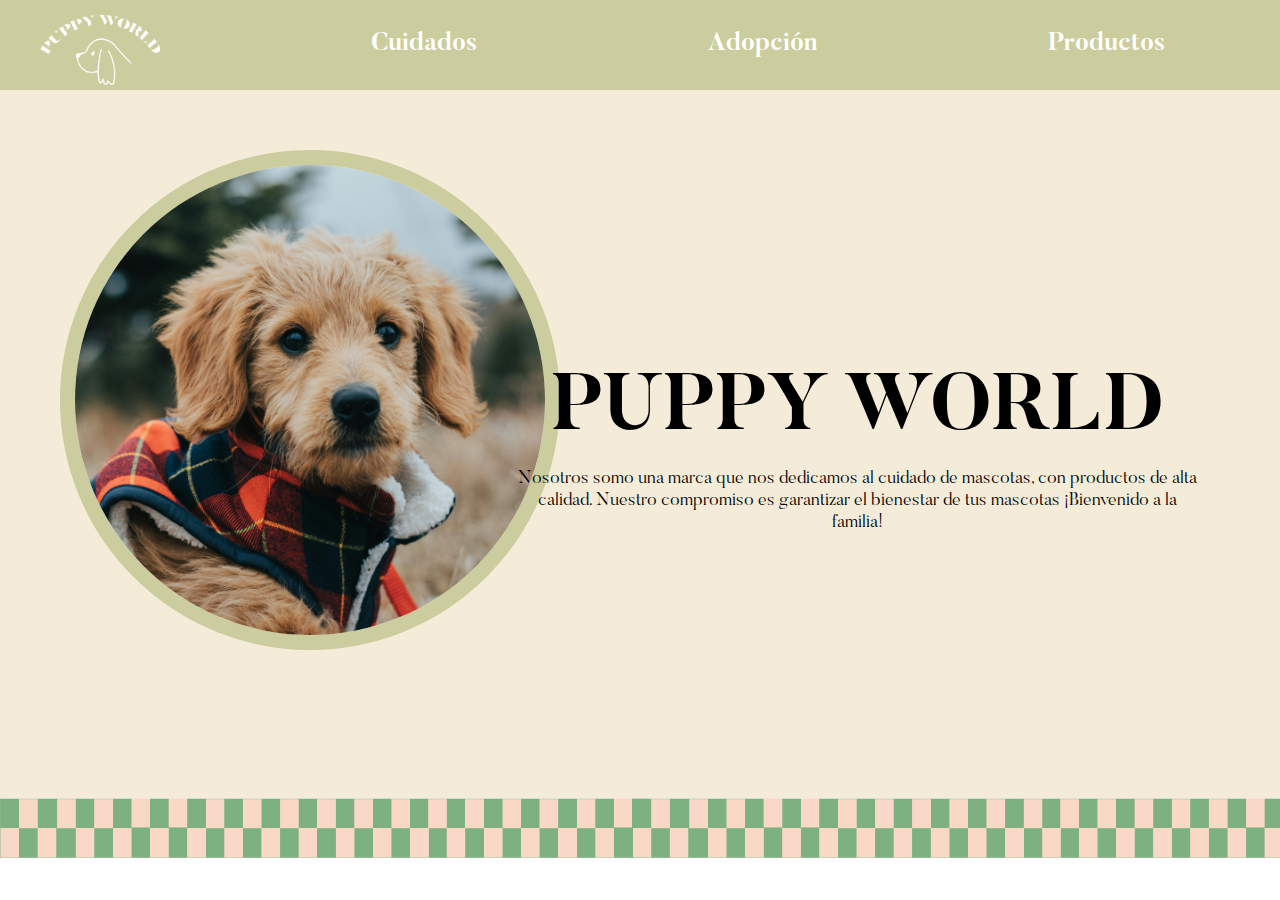
<file: index.html>
<!DOCTYPE html>
<html lang="es">
<head>
    <meta charset="UTF-8">
    <meta name="viewport" content="width=device-width, initial-scale=1.0">
    <link rel="stylesheet" href="style.css">
    <title>Laboratorio</title>
</head>
<body>
    <nav>
        <div class="logoNav">
            <a href="index.html">
                <img src="LOGO.Blanco (1).png" alt="">
            </a>
        </div>
        <div class="btnNav">
            <a href="cuidados_index.html">Cuidados</a>
            <a href="adopcion.html">Adopción</a>
            <a href="productos.html">Productos</a>
        </div>
    </nav>

    <div class="nosotros">
        <div class="izq">
            <img src="img1.jpg" alt="">
        </div>
        <div class="der">
            <div class="text">
                <h1>PUPPY WORLD</h1>
                <p>Nosotros somo una marca que nos dedicamos al cuidado de mascotas, con productos de alta calidad.
                    Nuestro compromiso es garantizar el bienestar de tus mascotas ¡Bienvenido a la familia!</p>
            </div>
        </div>
    </div>
    <div class="bottom">
        <img src="rejilla6.png" alt="">
    </div>
    
</body>
</html>
</file>
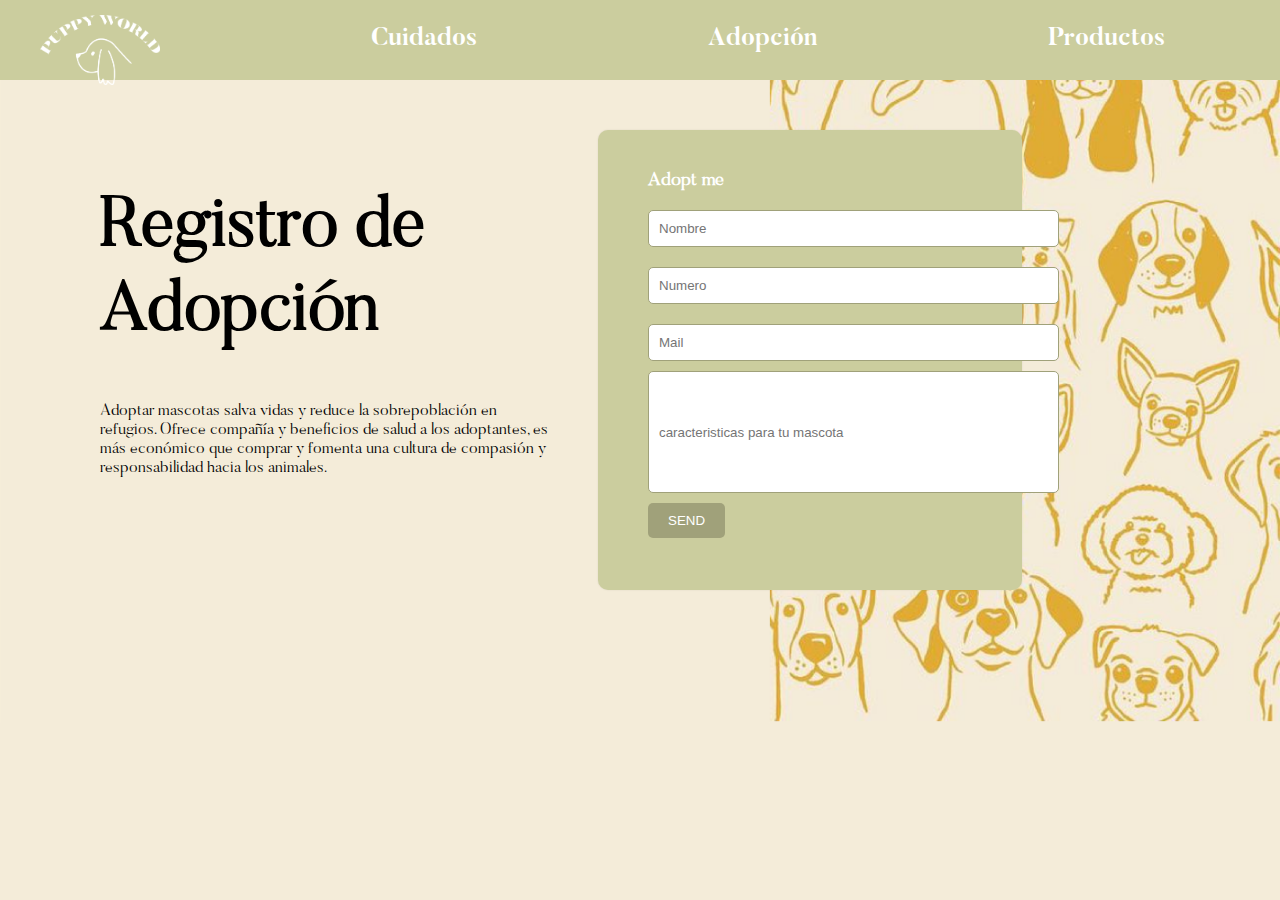
<file: adopcion.html>
<!DOCTYPE html>
<html lang="es">
<head>
    <meta charset="UTF-8">
    <meta name="viewport" content="width=device-width, initial-scale=1.0">
    <title>Adopcion</title>
    <link rel="stylesheet" href="style2.css">
</head>
<body>
  <!-- nav -->
  <nav>
    <div class="logoNav">
        <a href="index.html">
            <img src="LOGO.Blanco (1).png" alt="">
        </a>
    </div>
    <div class="btnNav">
        <a href="cuidados_index.html">Cuidados</a>
        <a href="adopcion.html">Adopción</a>
        <a href="productos.html">Productos</a>
    </div>
  </nav>

  <!-- pantalla -->
  <div class="todo">

    <!-- texto -->
    <div class="texto">
      <h1>Registro de Adopción</h1>
      <p>Adoptar mascotas salva vidas y reduce la sobrepoblación en refugios. Ofrece compañía y beneficios de salud a los adoptantes, es más económico que comprar y fomenta una cultura de compasión y responsabilidad hacia los animales.</p>
    </div>

    <!-- formulario adopcion -->
    <div class="form_container ">
      <div class="row">
        <div class="col-md-8 col-sm-10 offset-md-4">
          <form action="">
            <div class="text-center">
              <h3>
                Adopt me
              </h3>
            </div>
            <div>
              <input id="nombre" type="text" placeholder="Nombre" class="pt-3">
            </div>
            <div>
              <input id="numero" type=" text" placeholder="Numero">
            </div>
            <div>
              <input id="email" type="email" placeholder="Mail">
            </div>
            <div>
              <input id="message" type="text" class="message-box" placeholder="caracteristicas para tu mascota">
            </div>
            <div class="d-flex justify-content-center">
              <button id="agendar">
                SEND
              </button>
            </div>
          </form>
        </div>
      </div>
    </div>
    </div>
    
  </div>

  


</body>
</html>
</file>
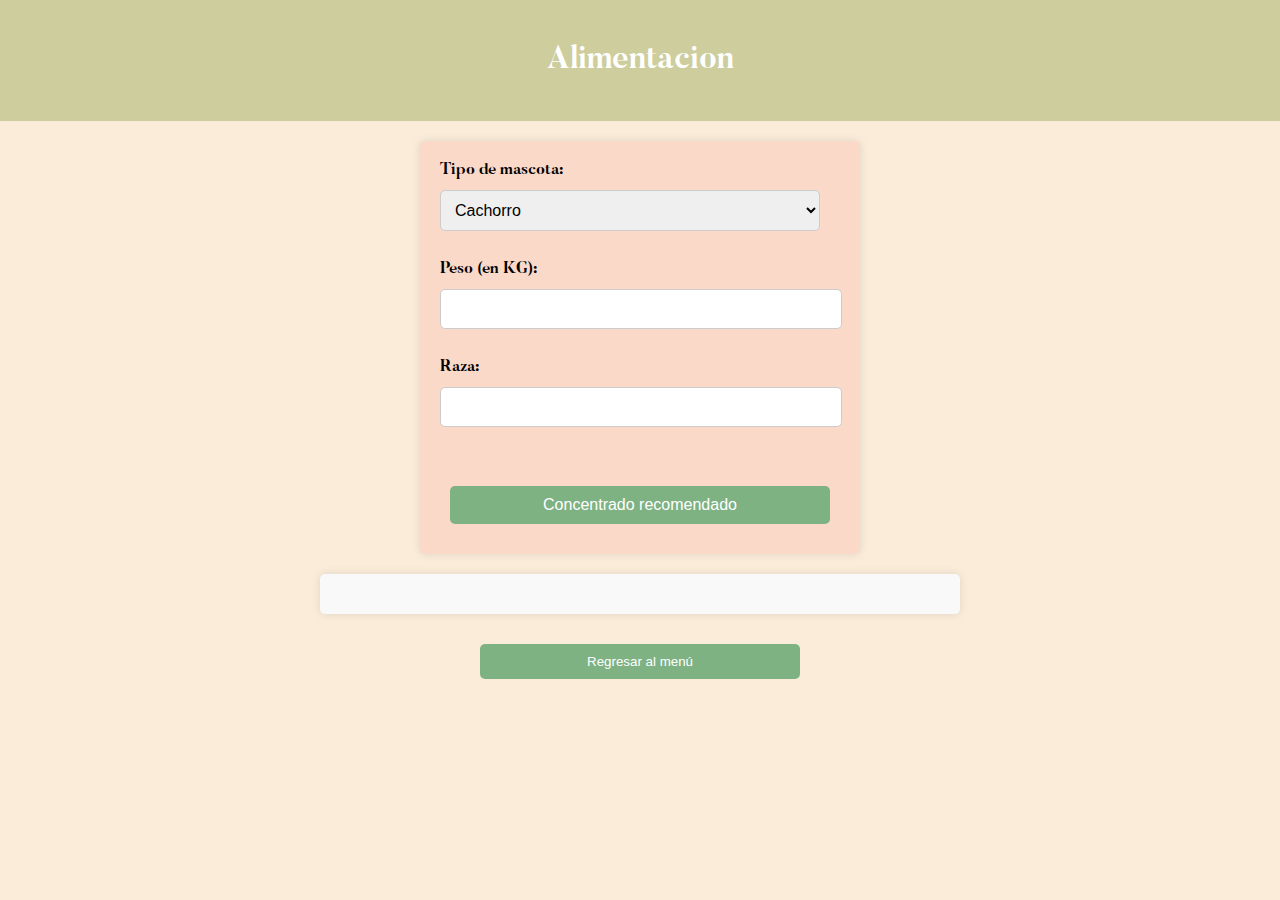
<file: comidas_index.html>
<!DOCTYPE html>
<html lang="es">

<head>
    <meta charset="UTF-8">
    <meta name="viewport" content="width=device-width, initial-scale=1.0">
    <title>Recomendador de Comidas para Mascotas</title>
    <link rel="stylesheet" type="text/css" href="comidas.css">
</head>

<body>

    <header>
        <h1>Alimentacion</h1>
    </header>

    <div class="formulario">
        <label for="tipo-mascota">Tipo de mascota:</label>
        <select id="tipo-mascota">
            <option value="cachorro">Cachorro</option>
            <option value="adulto">Adulto</option>
        </select>
        <br>
        <label for="peso">Peso (en KG):</label>
        <input type="number" id="peso" min="0">
        <br>
        <label for="raza">Raza:</label>
        <input type="text" id="raza">
        <br>
        <button onclick="recomendarComidas()">Concentrado recomendado</button>
    </div>

    <div id="comidas-recomendadas" class="comidas-recomendadas">
        <!-- Aquí se mostrarán las comidas recomendadas -->
    </div>

    <button onclick="window.location.href='cuidados_index.html';" class="button">Regresar al menú</button>

    <script>
        function recomendarComidas() {
            var tipoMascota = document.getElementById("tipo-mascota").value;
            var peso = document.getElementById("peso").value;
            var raza = document.getElementById("raza").value;
            var comidasRecomendadas = document.getElementById("comidas-recomendadas");

            comidasRecomendadas.innerHTML = ""; // Limpiar recomendaciones anteriores

            // Listas de comidas para cachorros y adultos
            var comidasCachorro = [
                "Pienso para cachorros de pollo",
                "Comida húmeda para cachorros de ternera",
                "Snacks de entrenamiento para cachorros",
                "Comida seca para cachorros de pescado",
                "Biscuits de entrenamiento para cachorros",
                "Comida casera balanceada para cachorros"
            ];

            var comidasAdulto = [
                "Pienso para adultos de cordero",
                "Comida húmeda para adultos de pollo",
                "Snacks de carne para adultos",
                "Comida seca para adultos de salmón",
                "Biscuits para el cuidado dental de adultos",
                "Comida casera balanceada para adultos"
            ];

            // Función para obtener una selección aleatoria de elementos de una lista
            function seleccionAleatoria(lista, cantidad) {
                var seleccion = [];
                var listaTemporal = lista.slice(); // Copia de la lista original para no modificarla
                while (seleccion.length < cantidad && listaTemporal.length > 0) {
                    var indice = Math.floor(Math.random() * listaTemporal.length);
                    seleccion.push(listaTemporal.splice(indice, 1)[0]);
                }
                return seleccion;
            }

            var cantidadComidas = 3; // Cantidad de comidas recomendadas a mostrar

            if (tipoMascota === "cachorro") {
                // Recomendar comidas para cachorros
                var recomendaciones = "<h2>Comidas recomendadas para cachorros:</h2>";
                recomendaciones += "<ul>";
                var comidasSeleccionadas = seleccionAleatoria(comidasCachorro, cantidadComidas);
                comidasSeleccionadas.forEach(function (comida) {
                    recomendaciones += "<li>" + comida + "</li>";
                });
                recomendaciones += "</ul>";
                comidasRecomendadas.innerHTML = recomendaciones;
            } else if (tipoMascota === "adulto") {
                // Recomendar comidas para adultos
                var recomendaciones = "<h2>Comidas recomendadas para adultos:</h2>";
                recomendaciones += "<ul>";
                var comidasSeleccionadas = seleccionAleatoria(comidasAdulto, cantidadComidas);
                comidasSeleccionadas.forEach(function (comida) {
                    recomendaciones += "<li>" + comida + "</li>";
                });
                recomendaciones += "</ul>";
                comidasRecomendadas.innerHTML = recomendaciones;
            } else {
                // Tipo de mascota no reconocido
                comidasRecomendadas.innerHTML = "<p>Tipo de mascota no reconocido.</p>";
            }
        }


    </script>

</body>

</html>
</file>
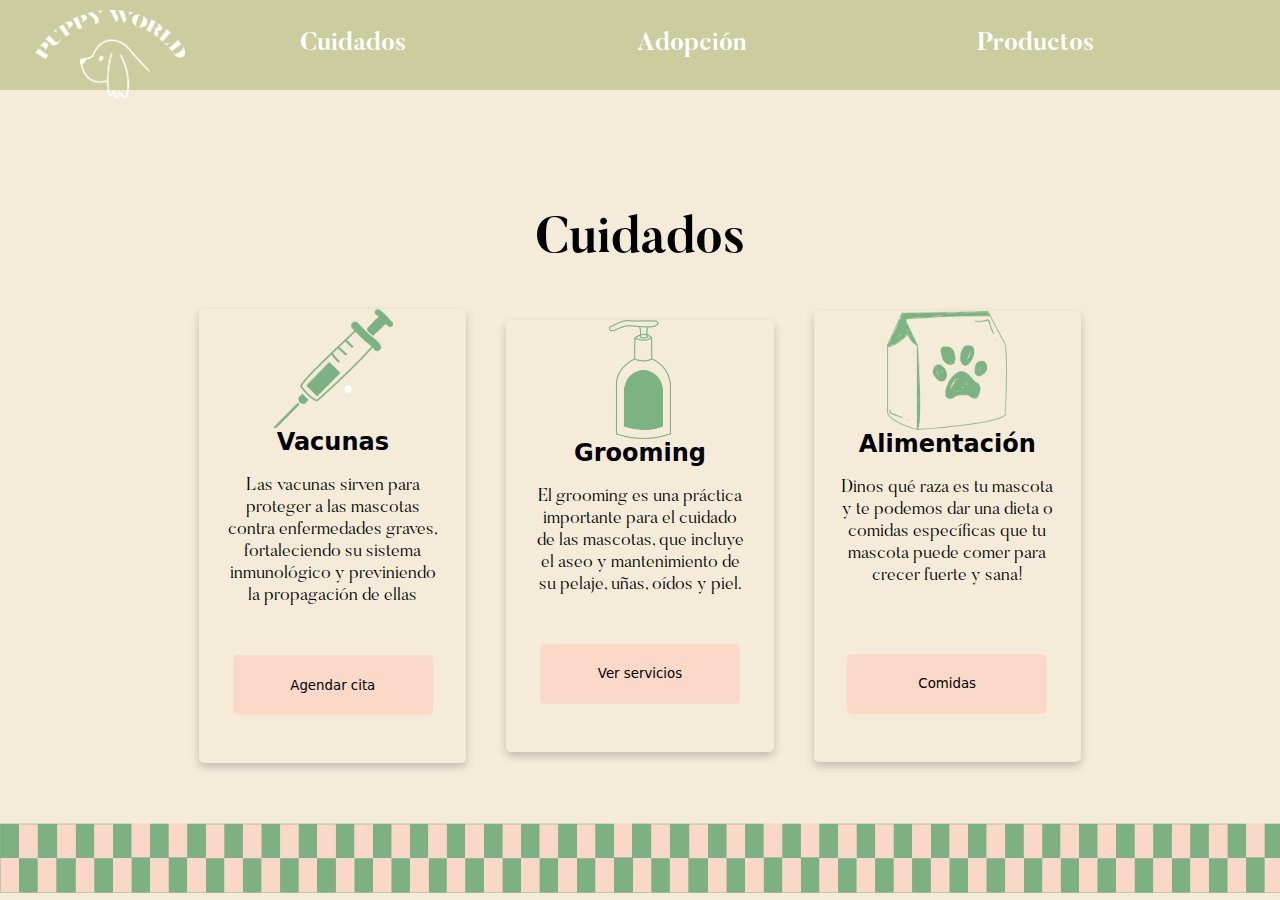
<file: cuidados_index.html>
<!DOCTYPE html>
<html lang="en">

<head>
    <meta charset="UTF-8">
    <meta name="viewport" content="width=device-width, initial-scale=1.0">
    <title>Información en 3 Columnas</title>
    <link rel="stylesheet" href="cuidado.css">
</head>

<body>
    <!-- barra de navegacion -->
    <nav>
        <div class="logoNav">
            <a href="index.html">
                <img src="LOGO.Blanco (1).png" alt="">
            </a>
        </div>
        <div class="btnNav">
            <a href="cuidados_index.html">Cuidados</a>
            <a href="adopcion.html">Adopción</a>
            <a href="productos.html">Productos</a>
        </div>
    </nav>

    <div class="nosotros">
        <div class="der" >
            <div class="text">
                <h1>Cuidados</h1>
                <br>
                <div class="container">
                    <div class="row">
                        <div class="column">
                            <div class="card">
                                <img src="Icono.VACUNA.png" alt="Image 1" style="width:45%">
                                <div class="container">
                                    <h2>Vacunas</h2>
                                    <br>
                                    <p>Las vacunas sirven para proteger a las mascotas contra enfermedades graves,
                                        fortaleciendo su sistema inmunológico y previniendo la propagación de ellas</p>
                                        <br>
                                        <br>
                                    <button onclick="window.location.href='index_vacunas.html';" class="button">Agendar cita</button>
                                    <br>
                                    <br>
                                </div>
                            </div>
                        </div>
            
                        <div class="column">
                            <div class="card">
                                <img src="Icono.SHAMPOO.png" alt="Image 2" style="width:23%">
                                <div class="container">
                                    <h2>Grooming</h2>
                                    <br>
                                    <p>El grooming es una práctica importante para el cuidado de las mascotas, que
                                        incluye el aseo y mantenimiento de su pelaje, uñas, oídos y piel.</p>
                                        <br>
                                        <br>
                                    <button onclick="window.location.href='grooming_index.html';" class="button">Ver servicios</button>
                                    <br>
                                    <br>
                                </div>
                            </div>
                        </div>
            
                        <div class="column">
                            <div class="card">
                                <img src="Icono.COMIDA (1).png" alt="Image 3" style="width:45%">
                                <div class="container">
                                    <h2>Alimentación</h2>
                                    <br>
                                    <p>Dinos qué raza es tu mascota y te podemos dar una dieta o comidas específicas
                                        que tu mascota puede comer para crecer fuerte y sana!</p>
                                        <br>
                                        <br>
                                        <br>
                                    <div style="text-align: center;">
                                        <div class="ir">
                                            <button onclick="window.location.href='comidas_index.html';" class="button">Comidas</button>
                                            <br>
                                            <br>
                                            <br>
                                        </div>
                                    </div>
                                </div>
                            </div>
                        </div>
                    </div>
                </div>            
            </div>
        </div>
    </div>

   

<img class="pie" src="rejilla6.png" alt="">

</body>

</html>
</file>
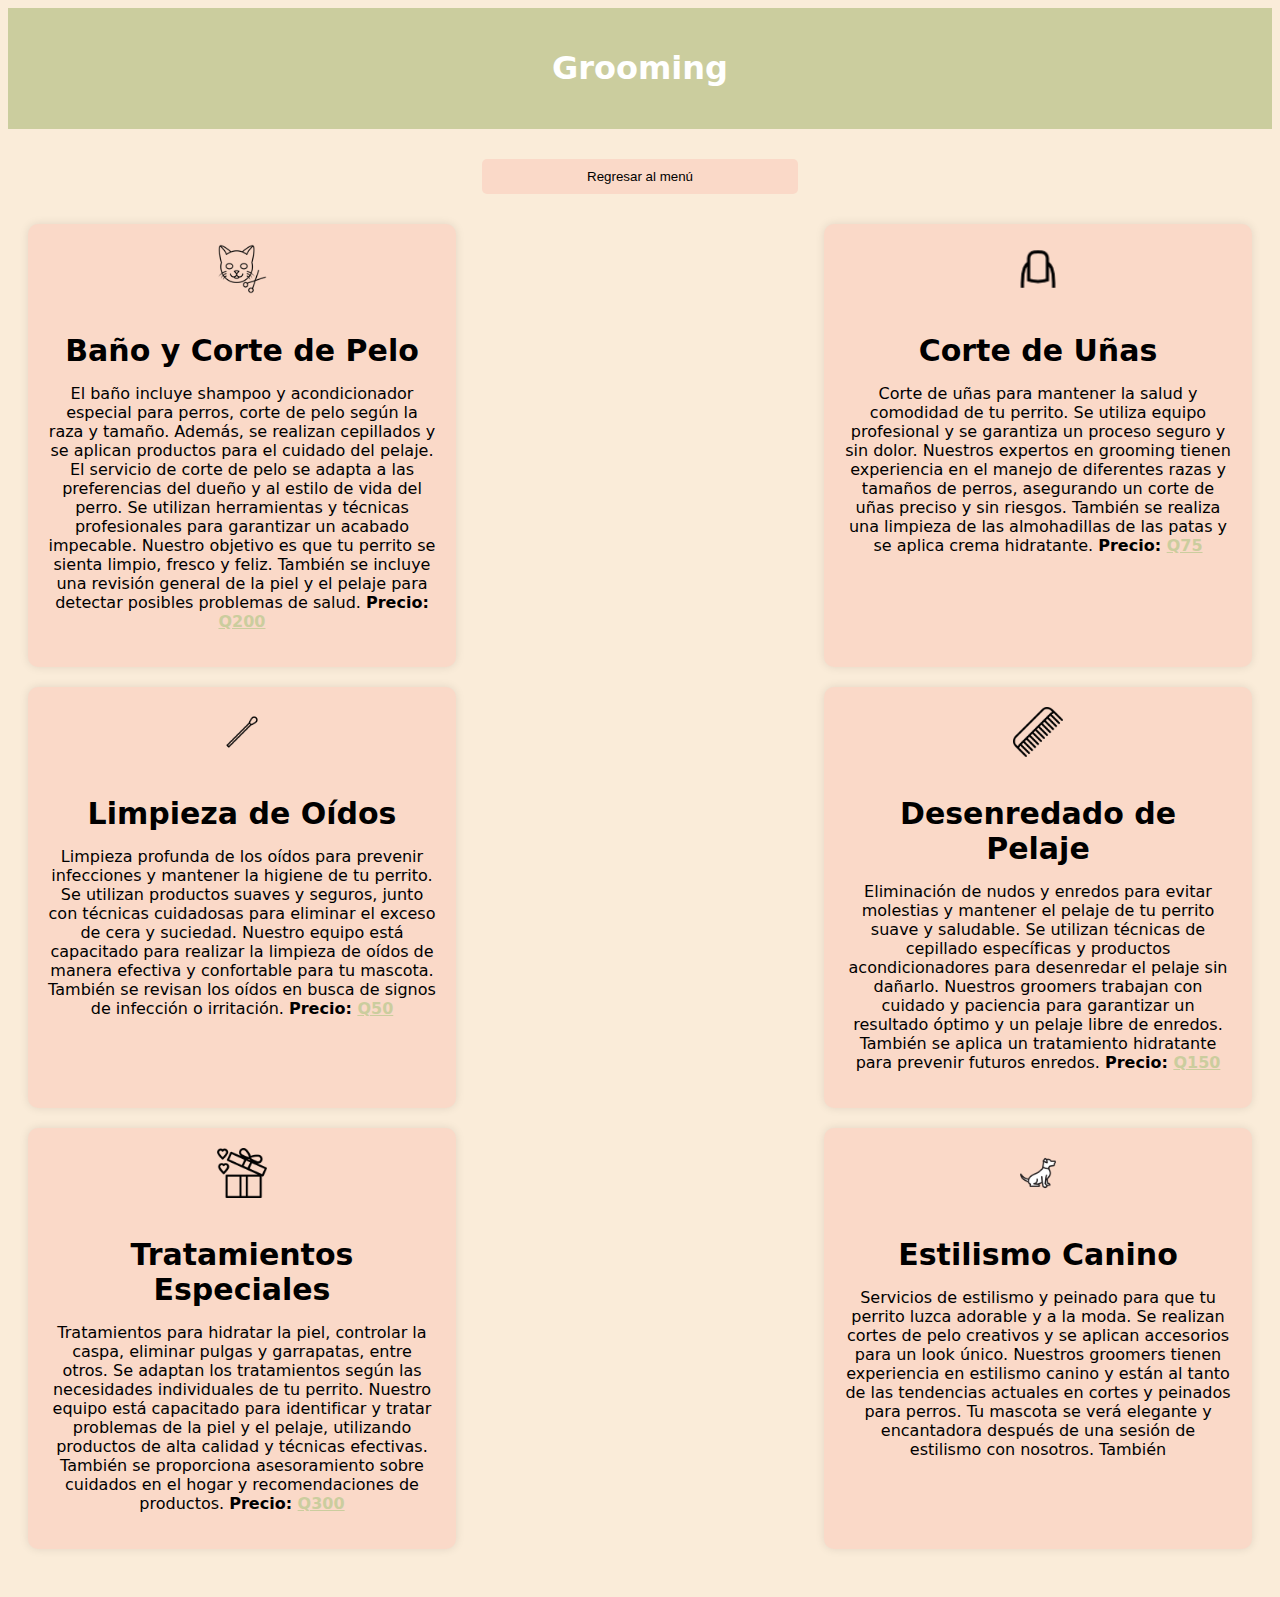
<file: grooming_index.html>
<!DOCTYPE html>
<html lang="es">

<head>
    <meta charset="UTF-8">
    <meta name="viewport" content="width=device-width, initial-scale=1.0">
    <title>Servicios de Grooming para Perritos</title>
    <link rel="stylesheet" type="text/css" href="grooming.css">
</head>

<body>

    <header>
        <h1>Grooming</h1>
    </header>

    <div class="ir">
        <button onclick="window.location.href='cuidados_index.html';" class="button">Regresar al menú</button>
      </div>

    <div class="menu">
        <div class="servicio">
            <img src="corte.ico" alt="Icono Servicio">
            <h2>Baño y Corte de Pelo</h2>
            <p>El baño incluye shampoo y acondicionador especial para perros, corte de pelo según la raza y tamaño.
                Además, se realizan cepillados y se aplican productos para el cuidado del pelaje. El servicio de corte
                de pelo se adapta a las preferencias del dueño y al estilo de vida del perro. Se utilizan herramientas y
                técnicas profesionales para garantizar un acabado impecable. Nuestro objetivo es que tu perrito se
                sienta limpio, fresco y feliz. También se incluye una revisión general de la piel y el pelaje para
                detectar posibles problemas de salud. <span class="precio">Precio: <span
                        class="destacado">Q200</span></span></p>
        </div>
        <div class="servicio">
            <img src="nails-48_44784.ico" alt="Icono Servicio">
            <h2>Corte de Uñas</h2>
            <p>Corte de uñas para mantener la salud y comodidad de tu perrito. Se utiliza equipo profesional y se
                garantiza un proceso seguro y sin dolor. Nuestros expertos en grooming tienen experiencia en el manejo
                de diferentes razas y tamaños de perros, asegurando un corte de uñas preciso y sin riesgos. También se
                realiza una limpieza de las almohadillas de las patas y se aplica crema hidratante. <span
                    class="precio">Precio: <span class="destacado">Q75</span></span></p>
        </div>
        <div class="servicio">
            <img src="swab_icon_142678.ico" alt="Icono Servicio">
            <h2>Limpieza de Oídos</h2>
            <p>Limpieza profunda de los oídos para prevenir infecciones y mantener la higiene de tu perrito. Se utilizan
                productos suaves y seguros, junto con técnicas cuidadosas para eliminar el exceso de cera y suciedad.
                Nuestro equipo está capacitado para realizar la limpieza de oídos de manera efectiva y confortable para
                tu mascota. También se revisan los oídos en busca de signos de infección o irritación. <span
                    class="precio">Precio: <span class="destacado">Q50</span></span></p>
        </div>
        <div class="servicio">
            <img src="comb_5784.ico" alt="Icono Servicio">
            <h2>Desenredado de Pelaje</h2>
            <p>Eliminación de nudos y enredos para evitar molestias y mantener el pelaje de tu perrito suave y
                saludable. Se utilizan técnicas de cepillado específicas y productos acondicionadores para desenredar el
                pelaje sin dañarlo. Nuestros groomers trabajan con cuidado y paciencia para garantizar un resultado
                óptimo y un pelaje libre de enredos. También se aplica un tratamiento hidratante para prevenir futuros
                enredos. <span class="precio">Precio: <span class="destacado">Q150</span></span></p>
        </div>
        <div class="servicio">
            <img src="giftbox1_86418.ico" alt="Icono Servicio">
            <h2>Tratamientos Especiales</h2>
            <p>Tratamientos para hidratar la piel, controlar la caspa, eliminar pulgas y garrapatas, entre otros. Se
                adaptan los tratamientos según las necesidades individuales de tu perrito. Nuestro equipo está
                capacitado para identificar y tratar problemas de la piel y el pelaje, utilizando productos de alta
                calidad y técnicas efectivas. También se proporciona asesoramiento sobre cuidados en el hogar y
                recomendaciones de productos. <span class="precio">Precio: <span class="destacado">Q300</span></span>
            </p>
        </div>
        <div class="servicio">
            <img src="dog_icon_125586.ico" alt="Icono Servicio">
            <h2>Estilismo Canino</h2>
            <p>Servicios de estilismo y peinado para que tu perrito luzca adorable y a la moda. Se realizan cortes de
                pelo creativos y se aplican accesorios para un look único. Nuestros groomers tienen experiencia en
                estilismo canino y están al tanto de las tendencias actuales en cortes y peinados para perros. Tu
                mascota se verá elegante y encantadora después de una sesión de estilismo con nosotros. También

    </body>

    </html>
</file>
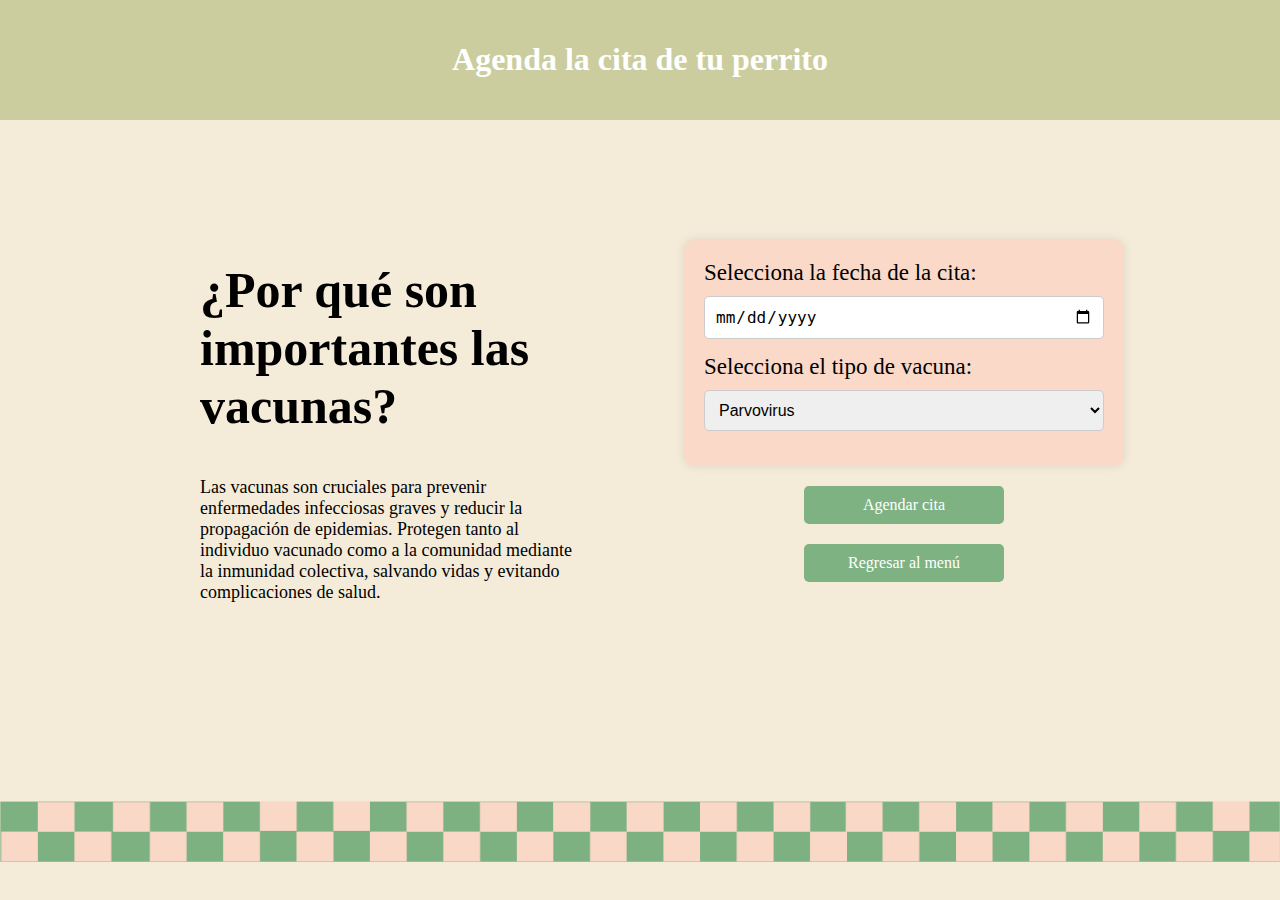
<file: index_vacunas.html>
<!DOCTYPE html>
<html lang="es">

<head>
    <meta charset="UTF-8">
    <meta name="viewport" content="width=device-width, initial-scale=1.0">
    <title>Agenda la cita de tu perrito</title>
    <link rel="stylesheet" type="text/css" href="vacunas.css">
</head>

<body>

    <header>
        <h1>Agenda la cita de tu perrito</h1>
    </header>
    <div class="todo">
        <!-- texto -->
        <div class="izquierda">
            <h2>¿Por qué son importantes las vacunas?</h2>
            <p>Las vacunas son cruciales para prevenir enfermedades infecciosas graves y reducir la propagación de epidemias. Protegen tanto al individuo vacunado como a la comunidad mediante la inmunidad colectiva, salvando vidas y evitando complicaciones de salud.</p>
        </div>
        <!-- espacio para agendar -->
        <div class="derecha">
            <div class="calendar">
                <label for="fecha">Selecciona la fecha de la cita:</label>
                <input type="date" id="fecha" name="fecha">
                <label for="vacuna">Selecciona el tipo de vacuna:</label>
                <select id="vacuna" name="vacuna">
                    <option value="Parvovirus">Parvovirus</option>
                    <option value="Moquillo">Moquillo</option>
                    <option value="Rabia">Rabia</option>
                    <option value="Leptospirosis">Leptospirosis</option>
                    <option value="Tos de las perreras">Tos de las perreras</option>
                </select>
            </div>
        
            <button class="button" id="agendar">Agendar cita</button>
        
            <div class="message-container" id="mensaje">
                <p>CITA AGENDADA CON ÉXITO</p>
                <img src="cara_perrito.ico" alt="Éxito">
              </div>
              
              <div class="regresar">
                <button onclick="window.location.href='cuidados_index.html';" class="button">Regresar al menú</button>
              </div>
              
        </div>
    </div>
    <div class="bottom">
        <img src="rejilla7.png" alt="">
    </div>

    <script>
        document.getElementById("agendar").addEventListener("click", function () {
            var mensaje = document.getElementById("mensaje");
            mensaje.style.display = "block";
            setTimeout(function () {
                mensaje.style.display = "none";
            }, 3000);
        });



        document.getElementById("agendar").addEventListener("click", function () {
            var fecha = document.getElementById("fecha").value;
            var vacuna = document.getElementById("vacuna").value;
            var mensaje = document.getElementById("mensaje");

            if (fecha === "" || vacuna === "") {
                alert("Rellena todos los campos, por favor.");
            } else {
                mensaje.style.display = "block";
                setTimeout(function () {
                    mensaje.style.display = "none";
                }, 3000);
            }
        });

    </script>
</body>

</html>
</file>
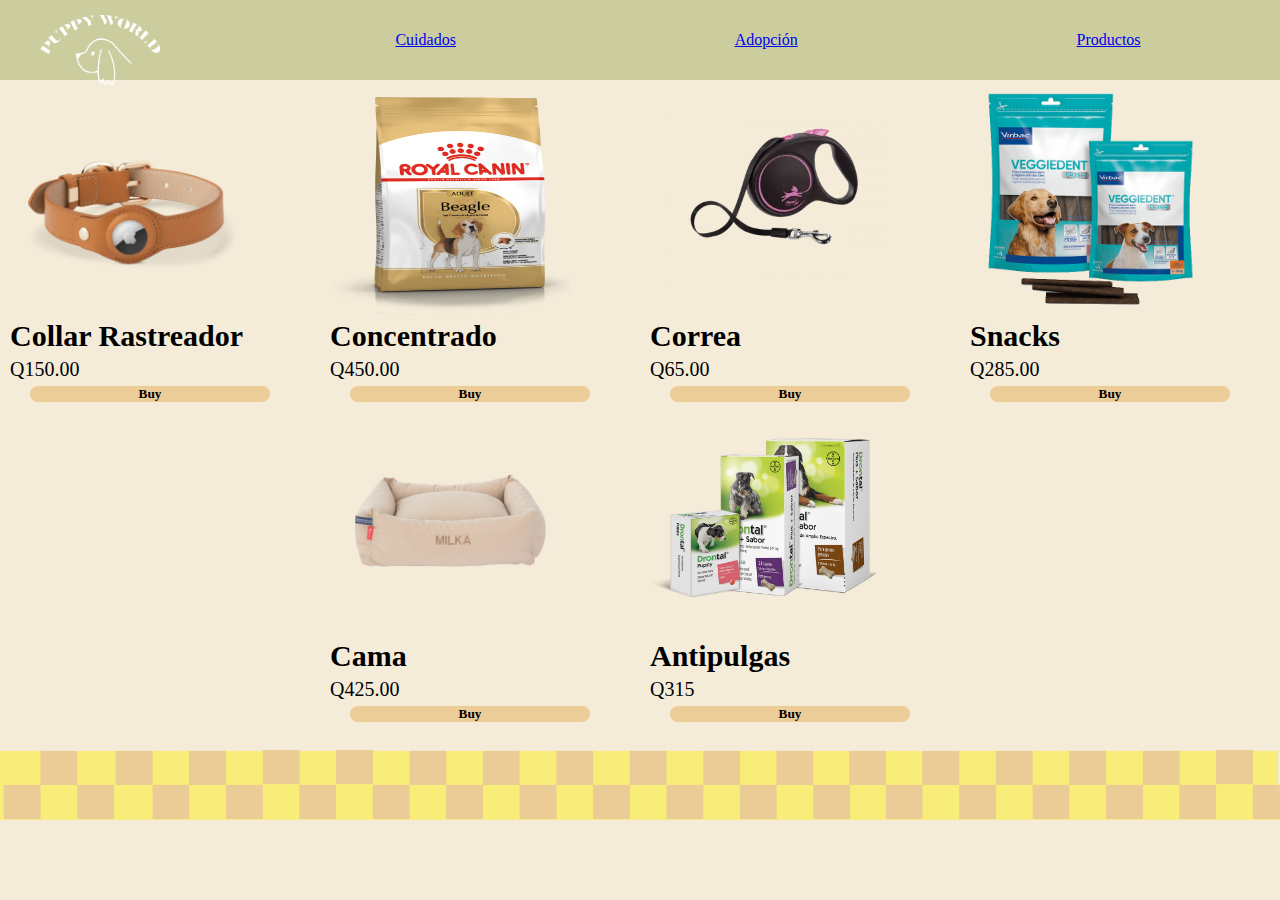
<file: productos.html>
<!DOCTYPE html>
<html lang="es">
<head>
    <meta charset="UTF-8">
    <meta name="viewport" content="width=device-width, initial-scale=1.0">
    <link rel="stylesheet" href="style3.css">
    <title>Productos</title>
</head>
<body>
    <!-- nav -->
    <nav>
        <div class="logoNav">
            <a href="index.html">
                <img src="LOGO.Blanco (1).png" alt="">
            </a>
        </div>
        <div class="btnNav">
            <a href="cuidados_index.html">Cuidados</a>
            <a href="adopcion.html">Adopción</a>
            <a href="productos.html">Productos</a>
        </div>
    </nav>

    <!-- productos -->
    <div class="productos">
        <!-- separacion de filas arriba y abajo -->
        <div class="hijo">
            <img src="collar.webp" alt="">
            <span>Collar Rastreador</span>
            <p>Q150.00</p>
            <button>Buy</button>
        </div>
        <div class="hijo">
            <img src="concentrado.webp" alt="">
            <span>Concentrado</span>
            <p>Q450.00</p>
            <button>Buy</button>
        </div>
        <div class="hijo">
            <img src="correa.webp" alt="">
            <span>Correa</span>
            <p>Q65.00</p>
            <button>Buy</button>
        </div>
        <div class="hijo">
            <img src="premios.png" alt="">
            <span>Snacks</span>
            <p>Q285.00</p>
            <button>Buy</button>
        </div>
        <div class="hijo">
            <img src="cama.webp" alt="">
            <span>Cama</span>
            <p>Q425.00</p>
            <button>Buy</button>
        </div>
        <div class="hijo">
            <img src="pastillas.png" alt="">
            <span>Antipulgas</span>
            <p>Q315</p>
            <button>Buy</button>
        </div>
    </div>

    <div class="bottom">
        <img src="rejilla8.png" alt="">
    </div>
</body>
</html>
</file>
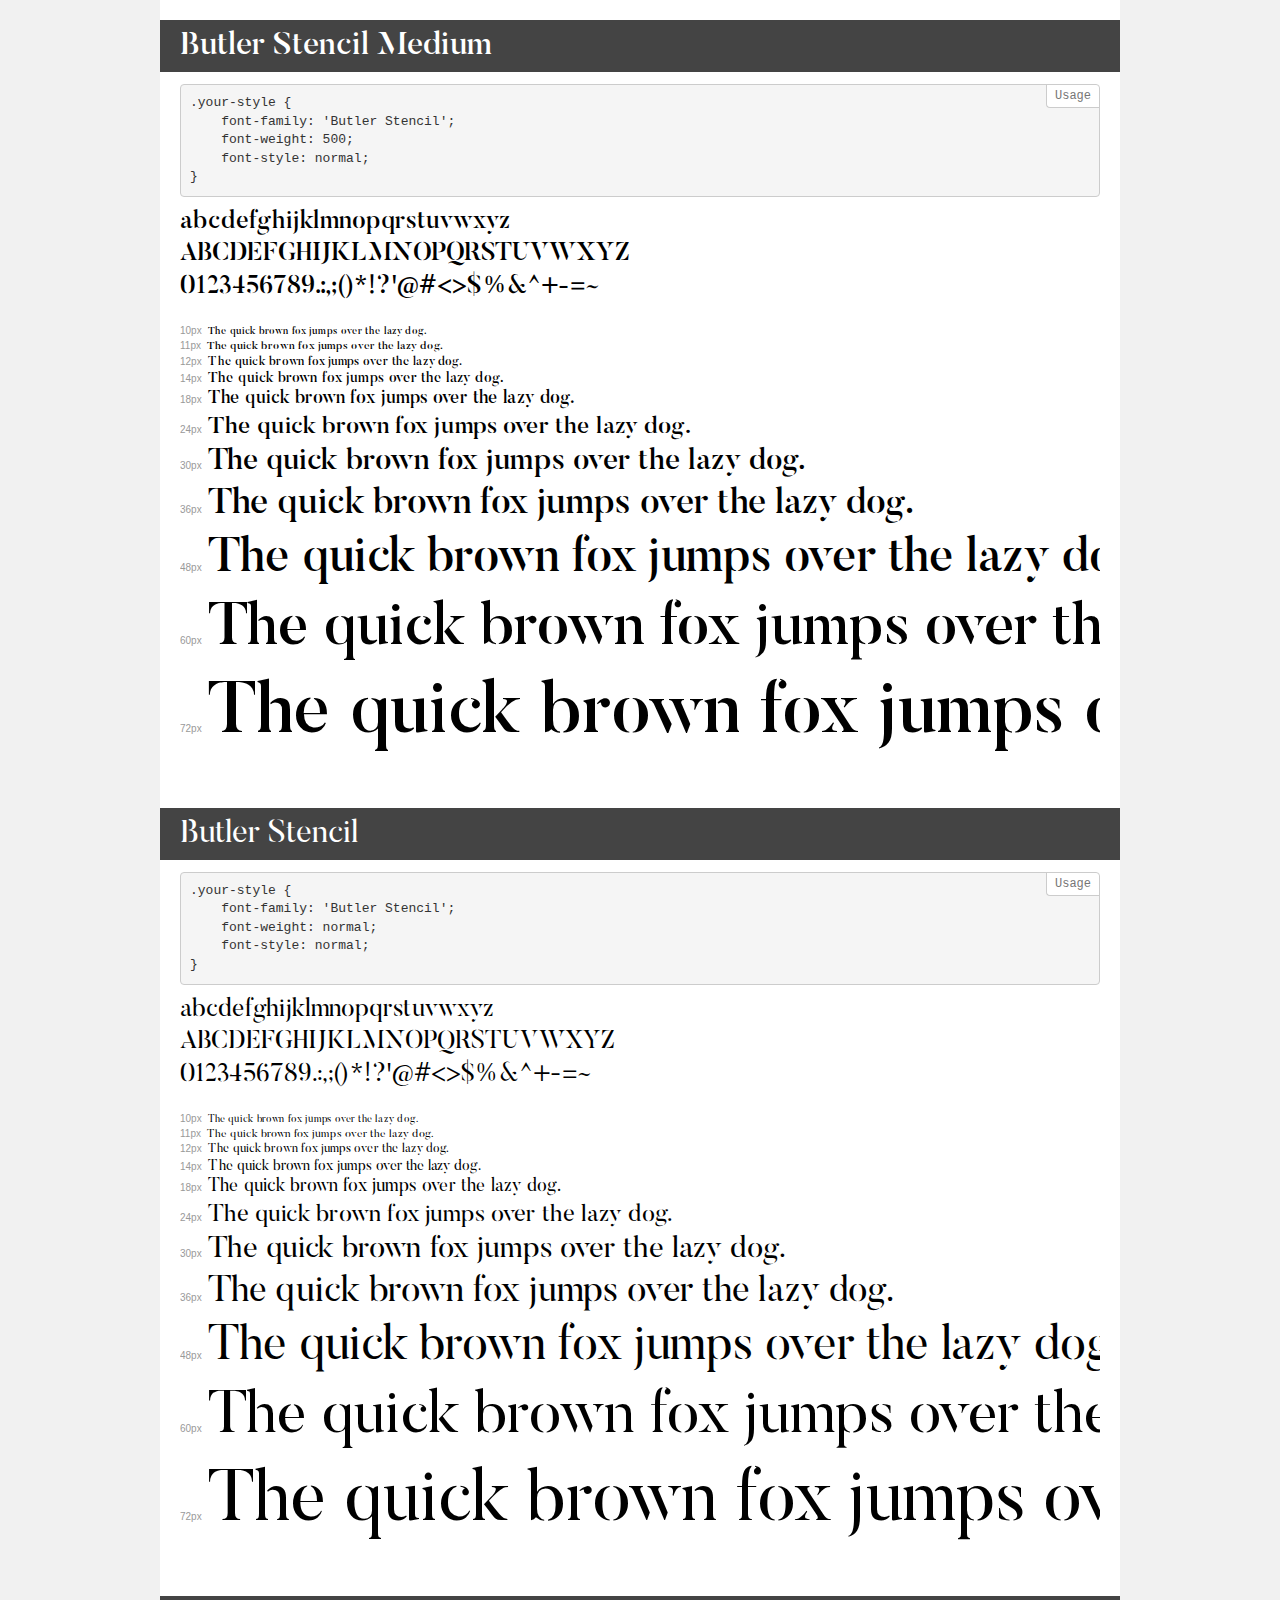
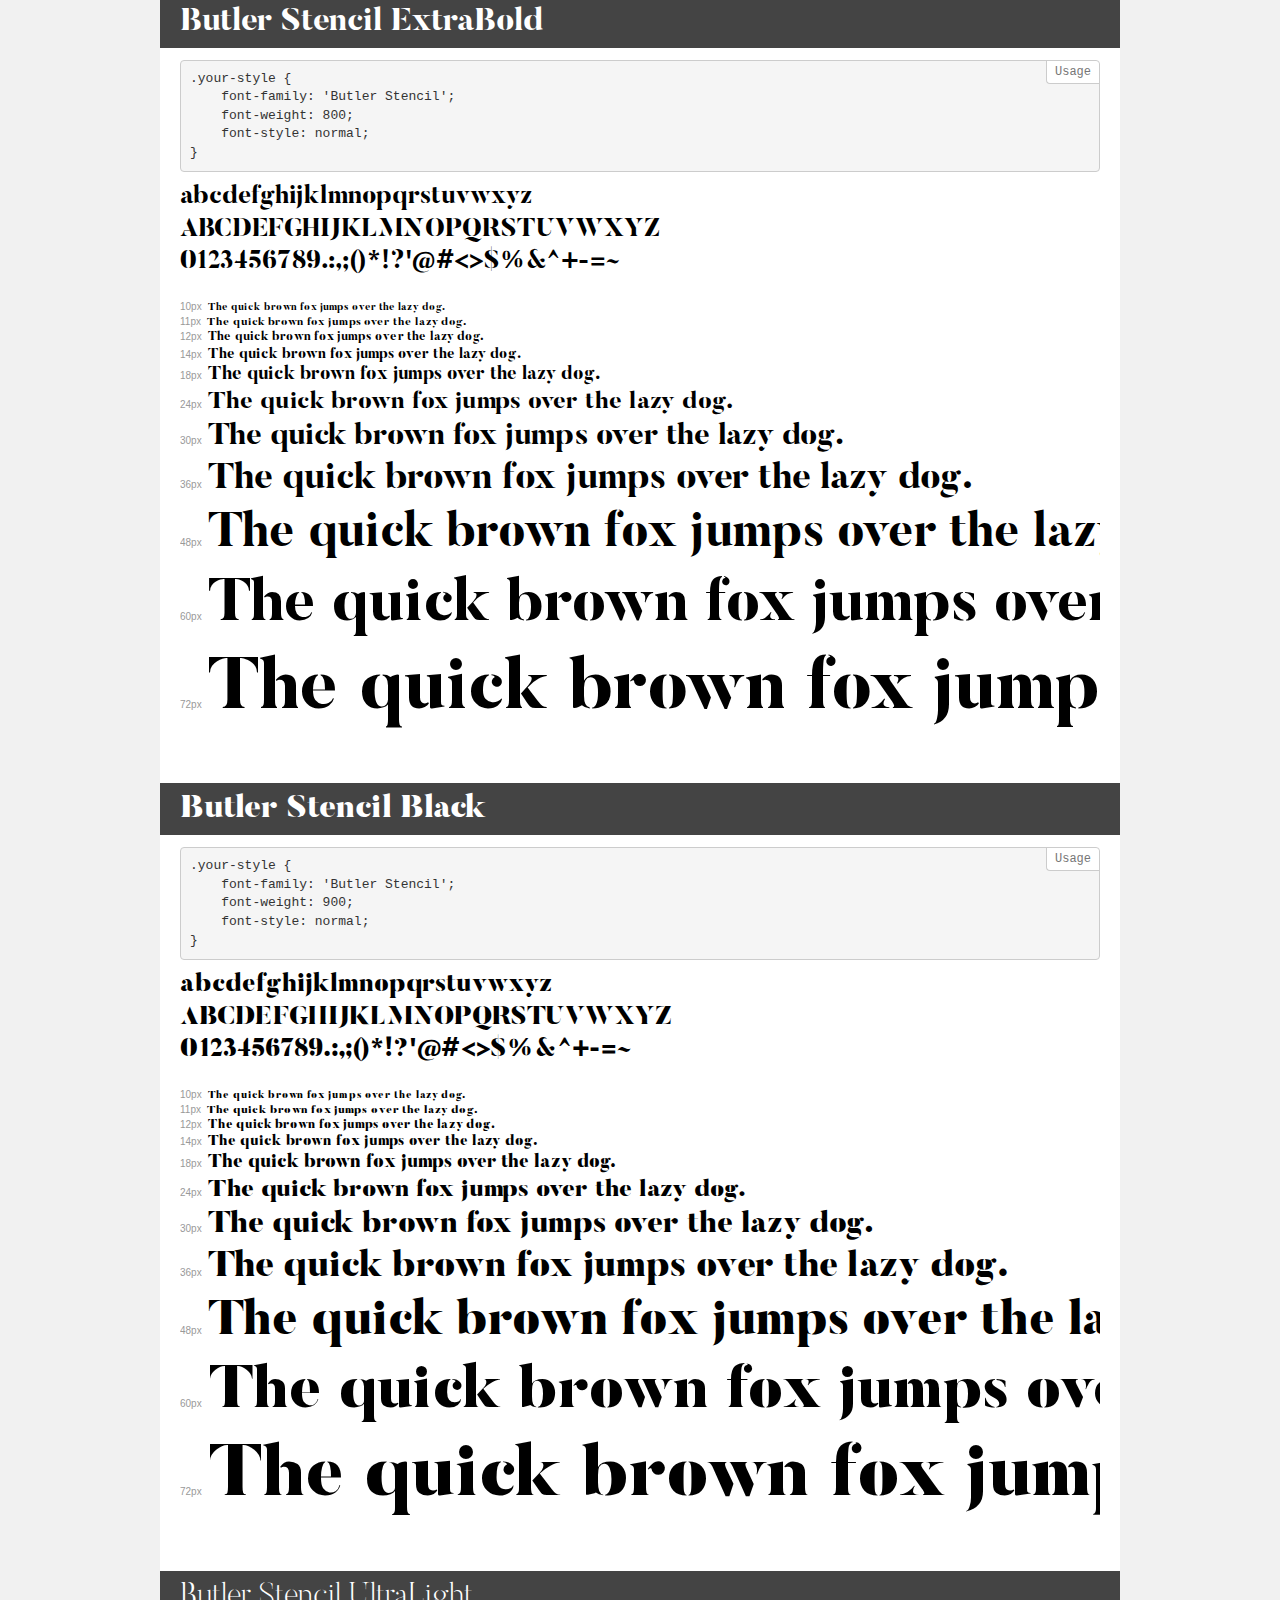
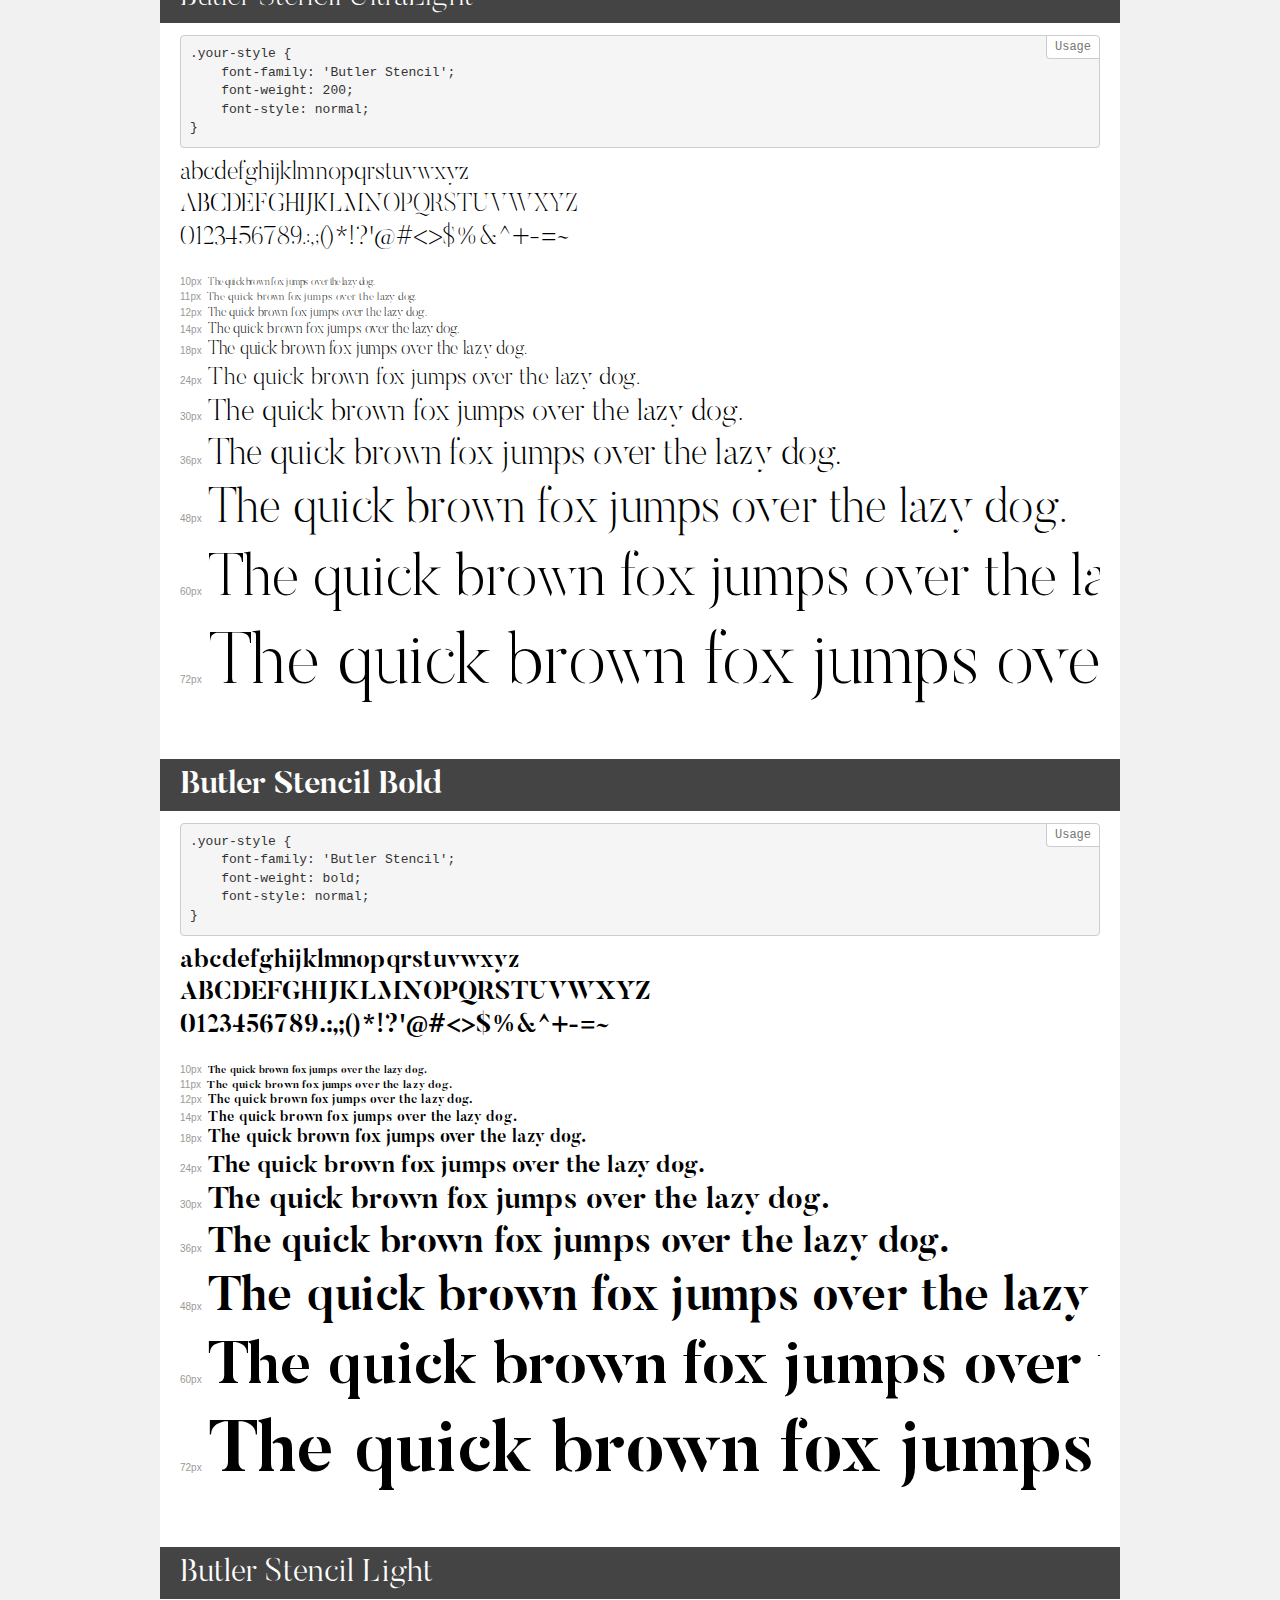
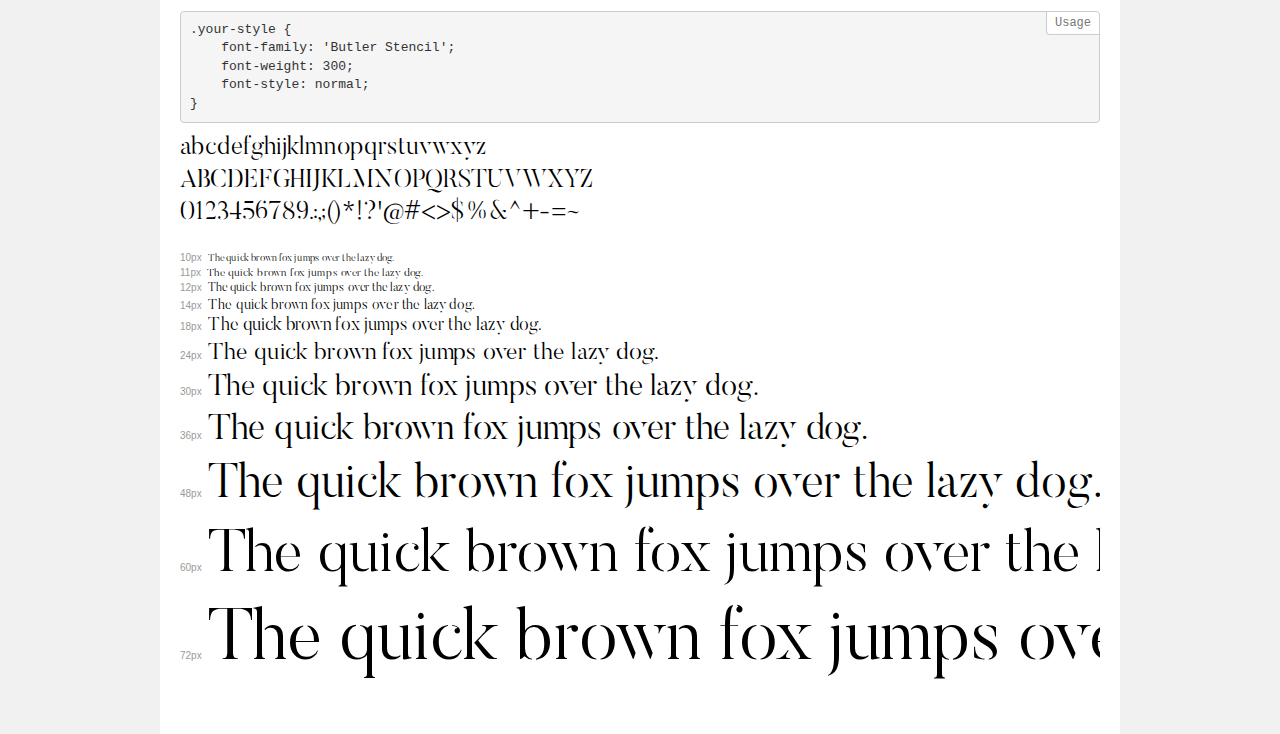
<file: Butler_Stencil_Webfont/demo.html>
<!DOCTYPE html>
<html>
<head>
    <meta charset="utf-8">
    <meta http-equiv="X-UA-Compatible" content="IE=edge">
    <meta name="viewport" content="width=device-width, initial-scale=1">
    <meta name="robots" content="noindex, noarchive">
    <meta name="format-detection" content="telephone=no">
    <title>Transfonter demo</title>
    <link href="stylesheet.css" rel="stylesheet">
    <style>
        /*
        http://meyerweb.com/eric/tools/css/reset/
        v2.0 | 20110126
        License: none (public domain)
        */
        html, body, div, span, applet, object, iframe,
        h1, h2, h3, h4, h5, h6, p, blockquote, pre,
        a, abbr, acronym, address, big, cite, code,
        del, dfn, em, img, ins, kbd, q, s, samp,
        small, strike, strong, sub, sup, tt, var,
        b, u, i, center,
        dl, dt, dd, ol, ul, li,
        fieldset, form, label, legend,
        table, caption, tbody, tfoot, thead, tr, th, td,
        article, aside, canvas, details, embed,
        figure, figcaption, footer, header, hgroup,
        menu, nav, output, ruby, section, summary,
        time, mark, audio, video {
            margin: 0;
            padding: 0;
            border: 0;
            font-size: 100%;
            font: inherit;
            vertical-align: baseline;
        }
        /* HTML5 display-role reset for older browsers */
        article, aside, details, figcaption, figure,
        footer, header, hgroup, menu, nav, section {
            display: block;
        }
        body {
            line-height: 1;
        }
        ol, ul {
            list-style: none;
        }
        blockquote, q {
            quotes: none;
        }
        blockquote:before, blockquote:after,
        q:before, q:after {
            content: '';
            content: none;
        }
        table {
            border-collapse: collapse;
            border-spacing: 0;
        }
        /* common styles */
        body {
            background: #f1f1f1;
            color: #000;
        }
        .page {
            background: #fff;
            width: 920px;
            margin: 0 auto;
            padding: 20px 20px 0 20px;
            overflow: hidden;
        }
        .font-container {
            overflow-x: auto;
            overflow-y: hidden;
            margin-bottom: 40px;
            line-height: 1.3;
            white-space: nowrap;
            padding-bottom: 5px;
        }
        h1 {
            position: relative;
            background: #444;
            font-size: 32px;
            color: #fff;
            padding: 10px 20px;
            margin: 0 -20px 12px -20px;
        }
        .letters {
            font-size: 25px;
            margin-bottom: 20px;
        }
        .s10:before {
            content: '10px';
        }
        .s11:before {
            content: '11px';
        }
        .s12:before {
            content: '12px';
        }
        .s14:before {
            content: '14px';
        }
        .s18:before {
            content: '18px';
        }
        .s24:before {
            content: '24px';
        }
        .s30:before {
            content: '30px';
        }
        .s36:before {
            content: '36px';
        }
        .s48:before {
            content: '48px';
        }
        .s60:before {
            content: '60px';
        }
        .s72:before {
            content: '72px';
        }
        .s10:before, .s11:before, .s12:before, .s14:before,
        .s18:before, .s24:before, .s30:before, .s36:before,
        .s48:before, .s60:before, .s72:before {
            font-family: Arial, sans-serif;
            font-size: 10px;
            font-weight: normal;
            font-style: normal;
            color: #999;
            padding-right: 6px;
        }
        pre {
            display: block;
            position: relative;
            padding: 9px;
            margin: 0 0 10px;
            font-family: Monaco, Menlo, Consolas, "Courier New", monospace !important;
            font-size: 13px;
            line-height: 1.428571429;
            color: #333;
            font-weight: normal !important;
            font-style: normal !important;
            background-color: #f5f5f5;
            border: 1px solid #ccc;
            overflow-x: auto;
            border-radius: 4px;
        }
        pre:after {
            display: block;
            position: absolute;
            right: 0;
            top: 0;
            content: 'Usage';
            line-height: 1;
            padding: 5px 8px;
            font-size: 12px;
            color: #767676;
            background-color: #fff;
            border: 1px solid #ccc;
            border-right: none;
            border-top: none;
            border-radius: 0 4px 0 4px;
            z-index: 10;
        }
        /* responsive */
        @media (max-width: 959px) {
            .page {
                width: auto;
                margin: 0;
            }
        }
    </style>
</head>
<body>
<div class="page">
    <div class="demo" style="font-family: 'Butler Stencil'; font-weight: 500; font-style: normal;">
        <h1>Butler Stencil Medium</h1>
        <pre>.your-style {
    font-family: 'Butler Stencil';
    font-weight: 500;
    font-style: normal;
}</pre>
        <div class="font-container">
            <p class="letters">
                abcdefghijklmnopqrstuvwxyz<br>
ABCDEFGHIJKLMNOPQRSTUVWXYZ<br>
                0123456789.:,;()*!?'@#<>$%&^+-=~
            </p>
            <p class="s10" style="font-size: 10px;">The quick brown fox jumps over the lazy dog.</p>
            <p class="s11" style="font-size: 11px;">The quick brown fox jumps over the lazy dog.</p>
            <p class="s12" style="font-size: 12px;">The quick brown fox jumps over the lazy dog.</p>
            <p class="s14" style="font-size: 14px;">The quick brown fox jumps over the lazy dog.</p>
            <p class="s18" style="font-size: 18px;">The quick brown fox jumps over the lazy dog.</p>
            <p class="s24" style="font-size: 24px;">The quick brown fox jumps over the lazy dog.</p>
            <p class="s30" style="font-size: 30px;">The quick brown fox jumps over the lazy dog.</p>
            <p class="s36" style="font-size: 36px;">The quick brown fox jumps over the lazy dog.</p>
            <p class="s48" style="font-size: 48px;">The quick brown fox jumps over the lazy dog.</p>
            <p class="s60" style="font-size: 60px;">The quick brown fox jumps over the lazy dog.</p>
            <p class="s72" style="font-size: 72px;">The quick brown fox jumps over the lazy dog.</p>
        </div>
    </div>
    <div class="demo" style="font-family: 'Butler Stencil'; font-weight: normal; font-style: normal;">
        <h1>Butler Stencil</h1>
        <pre>.your-style {
    font-family: 'Butler Stencil';
    font-weight: normal;
    font-style: normal;
}</pre>
        <div class="font-container">
            <p class="letters">
                abcdefghijklmnopqrstuvwxyz<br>
ABCDEFGHIJKLMNOPQRSTUVWXYZ<br>
                0123456789.:,;()*!?'@#<>$%&^+-=~
            </p>
            <p class="s10" style="font-size: 10px;">The quick brown fox jumps over the lazy dog.</p>
            <p class="s11" style="font-size: 11px;">The quick brown fox jumps over the lazy dog.</p>
            <p class="s12" style="font-size: 12px;">The quick brown fox jumps over the lazy dog.</p>
            <p class="s14" style="font-size: 14px;">The quick brown fox jumps over the lazy dog.</p>
            <p class="s18" style="font-size: 18px;">The quick brown fox jumps over the lazy dog.</p>
            <p class="s24" style="font-size: 24px;">The quick brown fox jumps over the lazy dog.</p>
            <p class="s30" style="font-size: 30px;">The quick brown fox jumps over the lazy dog.</p>
            <p class="s36" style="font-size: 36px;">The quick brown fox jumps over the lazy dog.</p>
            <p class="s48" style="font-size: 48px;">The quick brown fox jumps over the lazy dog.</p>
            <p class="s60" style="font-size: 60px;">The quick brown fox jumps over the lazy dog.</p>
            <p class="s72" style="font-size: 72px;">The quick brown fox jumps over the lazy dog.</p>
        </div>
    </div>
    <div class="demo" style="font-family: 'Butler Stencil'; font-weight: 800; font-style: normal;">
        <h1>Butler Stencil ExtraBold</h1>
        <pre>.your-style {
    font-family: 'Butler Stencil';
    font-weight: 800;
    font-style: normal;
}</pre>
        <div class="font-container">
            <p class="letters">
                abcdefghijklmnopqrstuvwxyz<br>
ABCDEFGHIJKLMNOPQRSTUVWXYZ<br>
                0123456789.:,;()*!?'@#<>$%&^+-=~
            </p>
            <p class="s10" style="font-size: 10px;">The quick brown fox jumps over the lazy dog.</p>
            <p class="s11" style="font-size: 11px;">The quick brown fox jumps over the lazy dog.</p>
            <p class="s12" style="font-size: 12px;">The quick brown fox jumps over the lazy dog.</p>
            <p class="s14" style="font-size: 14px;">The quick brown fox jumps over the lazy dog.</p>
            <p class="s18" style="font-size: 18px;">The quick brown fox jumps over the lazy dog.</p>
            <p class="s24" style="font-size: 24px;">The quick brown fox jumps over the lazy dog.</p>
            <p class="s30" style="font-size: 30px;">The quick brown fox jumps over the lazy dog.</p>
            <p class="s36" style="font-size: 36px;">The quick brown fox jumps over the lazy dog.</p>
            <p class="s48" style="font-size: 48px;">The quick brown fox jumps over the lazy dog.</p>
            <p class="s60" style="font-size: 60px;">The quick brown fox jumps over the lazy dog.</p>
            <p class="s72" style="font-size: 72px;">The quick brown fox jumps over the lazy dog.</p>
        </div>
    </div>
    <div class="demo" style="font-family: 'Butler Stencil'; font-weight: 900; font-style: normal;">
        <h1>Butler Stencil Black</h1>
        <pre>.your-style {
    font-family: 'Butler Stencil';
    font-weight: 900;
    font-style: normal;
}</pre>
        <div class="font-container">
            <p class="letters">
                abcdefghijklmnopqrstuvwxyz<br>
ABCDEFGHIJKLMNOPQRSTUVWXYZ<br>
                0123456789.:,;()*!?'@#<>$%&^+-=~
            </p>
            <p class="s10" style="font-size: 10px;">The quick brown fox jumps over the lazy dog.</p>
            <p class="s11" style="font-size: 11px;">The quick brown fox jumps over the lazy dog.</p>
            <p class="s12" style="font-size: 12px;">The quick brown fox jumps over the lazy dog.</p>
            <p class="s14" style="font-size: 14px;">The quick brown fox jumps over the lazy dog.</p>
            <p class="s18" style="font-size: 18px;">The quick brown fox jumps over the lazy dog.</p>
            <p class="s24" style="font-size: 24px;">The quick brown fox jumps over the lazy dog.</p>
            <p class="s30" style="font-size: 30px;">The quick brown fox jumps over the lazy dog.</p>
            <p class="s36" style="font-size: 36px;">The quick brown fox jumps over the lazy dog.</p>
            <p class="s48" style="font-size: 48px;">The quick brown fox jumps over the lazy dog.</p>
            <p class="s60" style="font-size: 60px;">The quick brown fox jumps over the lazy dog.</p>
            <p class="s72" style="font-size: 72px;">The quick brown fox jumps over the lazy dog.</p>
        </div>
    </div>
    <div class="demo" style="font-family: 'Butler Stencil'; font-weight: 200; font-style: normal;">
        <h1>Butler Stencil UltraLight</h1>
        <pre>.your-style {
    font-family: 'Butler Stencil';
    font-weight: 200;
    font-style: normal;
}</pre>
        <div class="font-container">
            <p class="letters">
                abcdefghijklmnopqrstuvwxyz<br>
ABCDEFGHIJKLMNOPQRSTUVWXYZ<br>
                0123456789.:,;()*!?'@#<>$%&^+-=~
            </p>
            <p class="s10" style="font-size: 10px;">The quick brown fox jumps over the lazy dog.</p>
            <p class="s11" style="font-size: 11px;">The quick brown fox jumps over the lazy dog.</p>
            <p class="s12" style="font-size: 12px;">The quick brown fox jumps over the lazy dog.</p>
            <p class="s14" style="font-size: 14px;">The quick brown fox jumps over the lazy dog.</p>
            <p class="s18" style="font-size: 18px;">The quick brown fox jumps over the lazy dog.</p>
            <p class="s24" style="font-size: 24px;">The quick brown fox jumps over the lazy dog.</p>
            <p class="s30" style="font-size: 30px;">The quick brown fox jumps over the lazy dog.</p>
            <p class="s36" style="font-size: 36px;">The quick brown fox jumps over the lazy dog.</p>
            <p class="s48" style="font-size: 48px;">The quick brown fox jumps over the lazy dog.</p>
            <p class="s60" style="font-size: 60px;">The quick brown fox jumps over the lazy dog.</p>
            <p class="s72" style="font-size: 72px;">The quick brown fox jumps over the lazy dog.</p>
        </div>
    </div>
    <div class="demo" style="font-family: 'Butler Stencil'; font-weight: bold; font-style: normal;">
        <h1>Butler Stencil Bold</h1>
        <pre>.your-style {
    font-family: 'Butler Stencil';
    font-weight: bold;
    font-style: normal;
}</pre>
        <div class="font-container">
            <p class="letters">
                abcdefghijklmnopqrstuvwxyz<br>
ABCDEFGHIJKLMNOPQRSTUVWXYZ<br>
                0123456789.:,;()*!?'@#<>$%&^+-=~
            </p>
            <p class="s10" style="font-size: 10px;">The quick brown fox jumps over the lazy dog.</p>
            <p class="s11" style="font-size: 11px;">The quick brown fox jumps over the lazy dog.</p>
            <p class="s12" style="font-size: 12px;">The quick brown fox jumps over the lazy dog.</p>
            <p class="s14" style="font-size: 14px;">The quick brown fox jumps over the lazy dog.</p>
            <p class="s18" style="font-size: 18px;">The quick brown fox jumps over the lazy dog.</p>
            <p class="s24" style="font-size: 24px;">The quick brown fox jumps over the lazy dog.</p>
            <p class="s30" style="font-size: 30px;">The quick brown fox jumps over the lazy dog.</p>
            <p class="s36" style="font-size: 36px;">The quick brown fox jumps over the lazy dog.</p>
            <p class="s48" style="font-size: 48px;">The quick brown fox jumps over the lazy dog.</p>
            <p class="s60" style="font-size: 60px;">The quick brown fox jumps over the lazy dog.</p>
            <p class="s72" style="font-size: 72px;">The quick brown fox jumps over the lazy dog.</p>
        </div>
    </div>
    <div class="demo" style="font-family: 'Butler Stencil'; font-weight: 300; font-style: normal;">
        <h1>Butler Stencil Light</h1>
        <pre>.your-style {
    font-family: 'Butler Stencil';
    font-weight: 300;
    font-style: normal;
}</pre>
        <div class="font-container">
            <p class="letters">
                abcdefghijklmnopqrstuvwxyz<br>
ABCDEFGHIJKLMNOPQRSTUVWXYZ<br>
                0123456789.:,;()*!?'@#<>$%&^+-=~
            </p>
            <p class="s10" style="font-size: 10px;">The quick brown fox jumps over the lazy dog.</p>
            <p class="s11" style="font-size: 11px;">The quick brown fox jumps over the lazy dog.</p>
            <p class="s12" style="font-size: 12px;">The quick brown fox jumps over the lazy dog.</p>
            <p class="s14" style="font-size: 14px;">The quick brown fox jumps over the lazy dog.</p>
            <p class="s18" style="font-size: 18px;">The quick brown fox jumps over the lazy dog.</p>
            <p class="s24" style="font-size: 24px;">The quick brown fox jumps over the lazy dog.</p>
            <p class="s30" style="font-size: 30px;">The quick brown fox jumps over the lazy dog.</p>
            <p class="s36" style="font-size: 36px;">The quick brown fox jumps over the lazy dog.</p>
            <p class="s48" style="font-size: 48px;">The quick brown fox jumps over the lazy dog.</p>
            <p class="s60" style="font-size: 60px;">The quick brown fox jumps over the lazy dog.</p>
            <p class="s72" style="font-size: 72px;">The quick brown fox jumps over the lazy dog.</p>
        </div>
    </div>
</div>
</body>
</html>
</file>
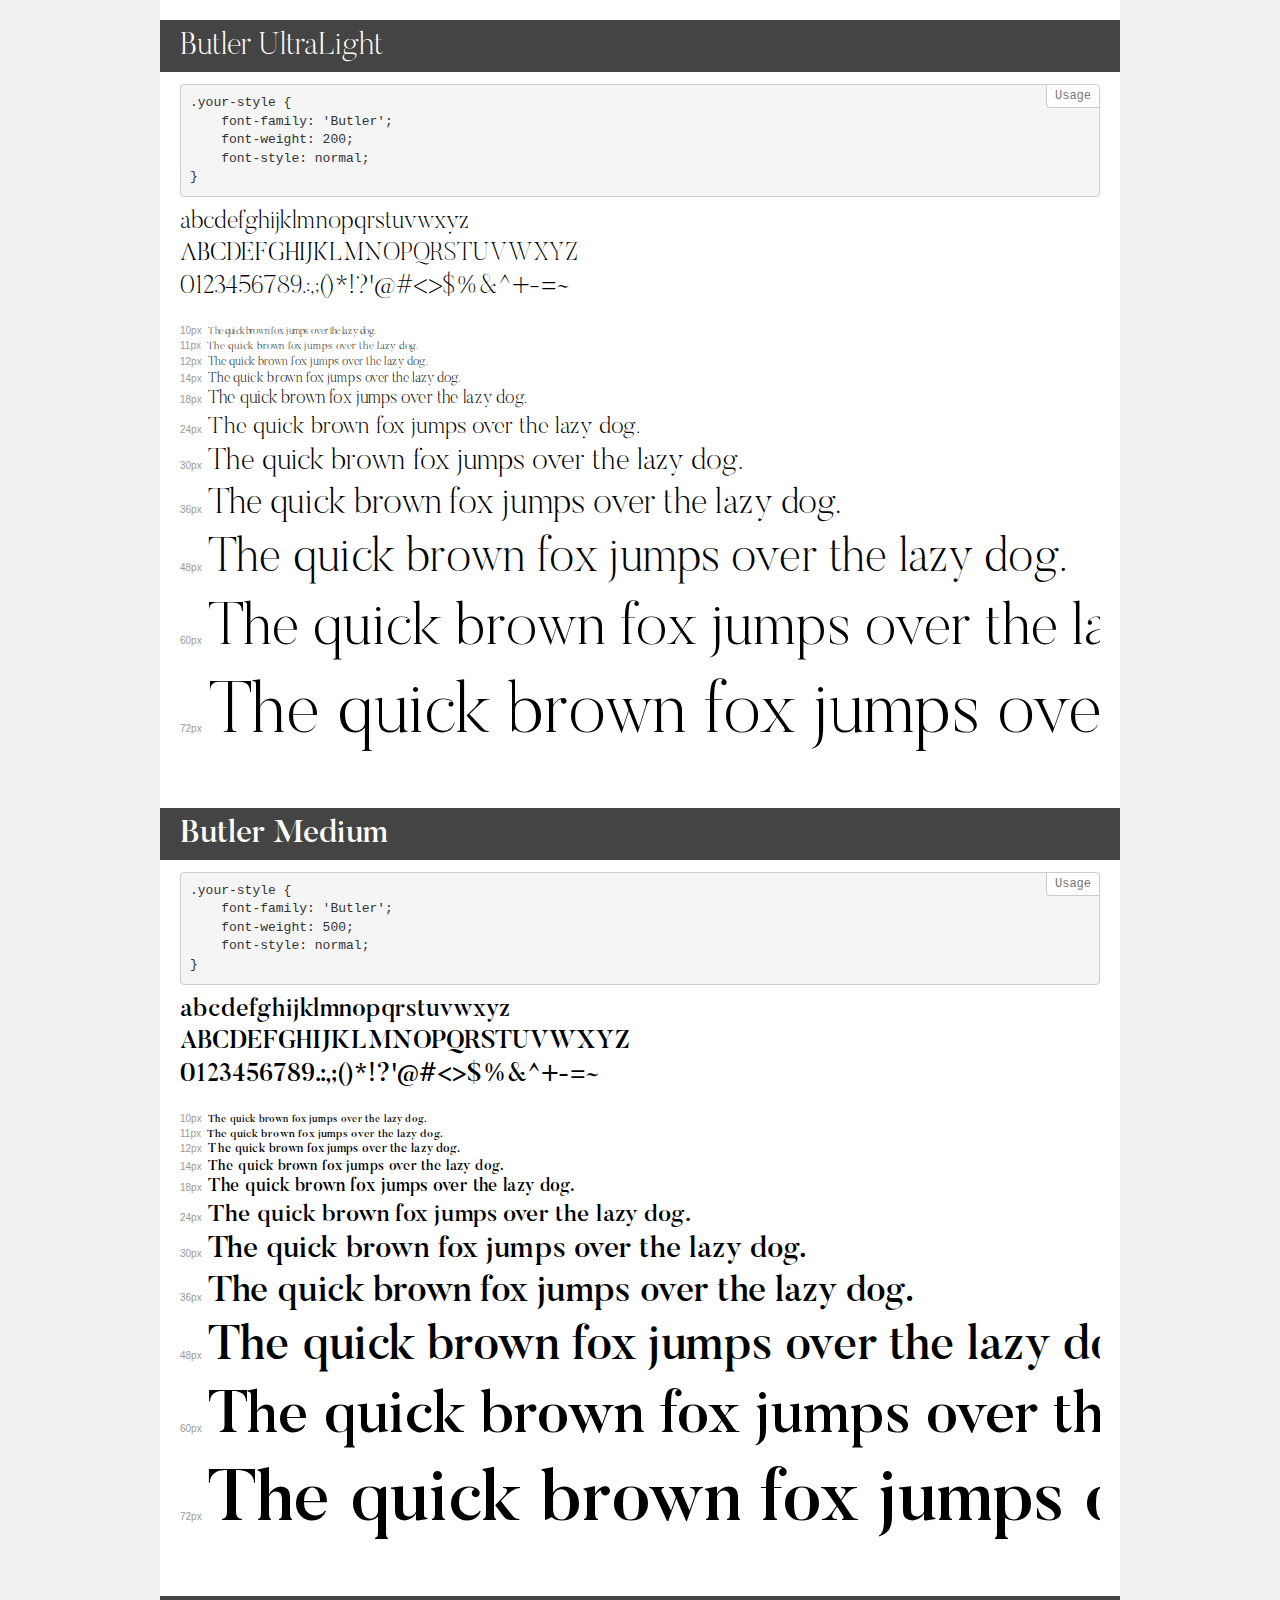
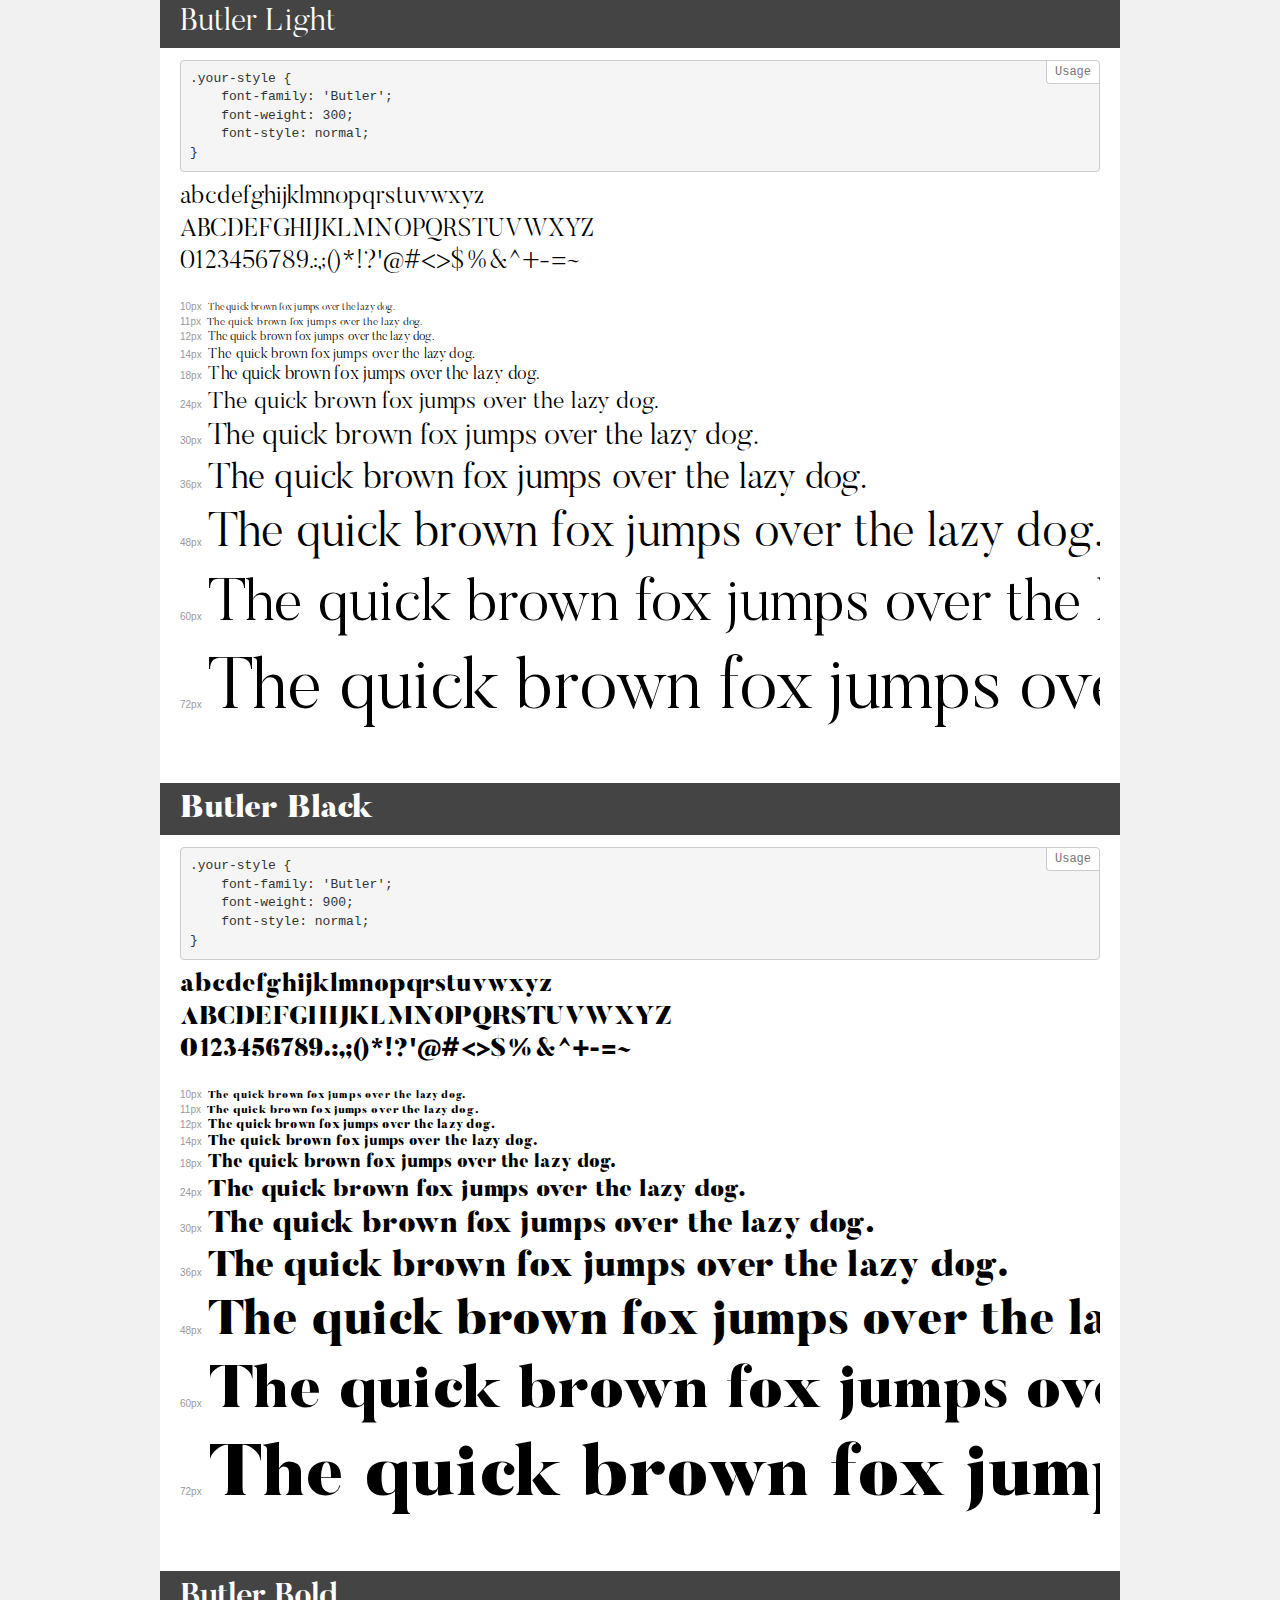
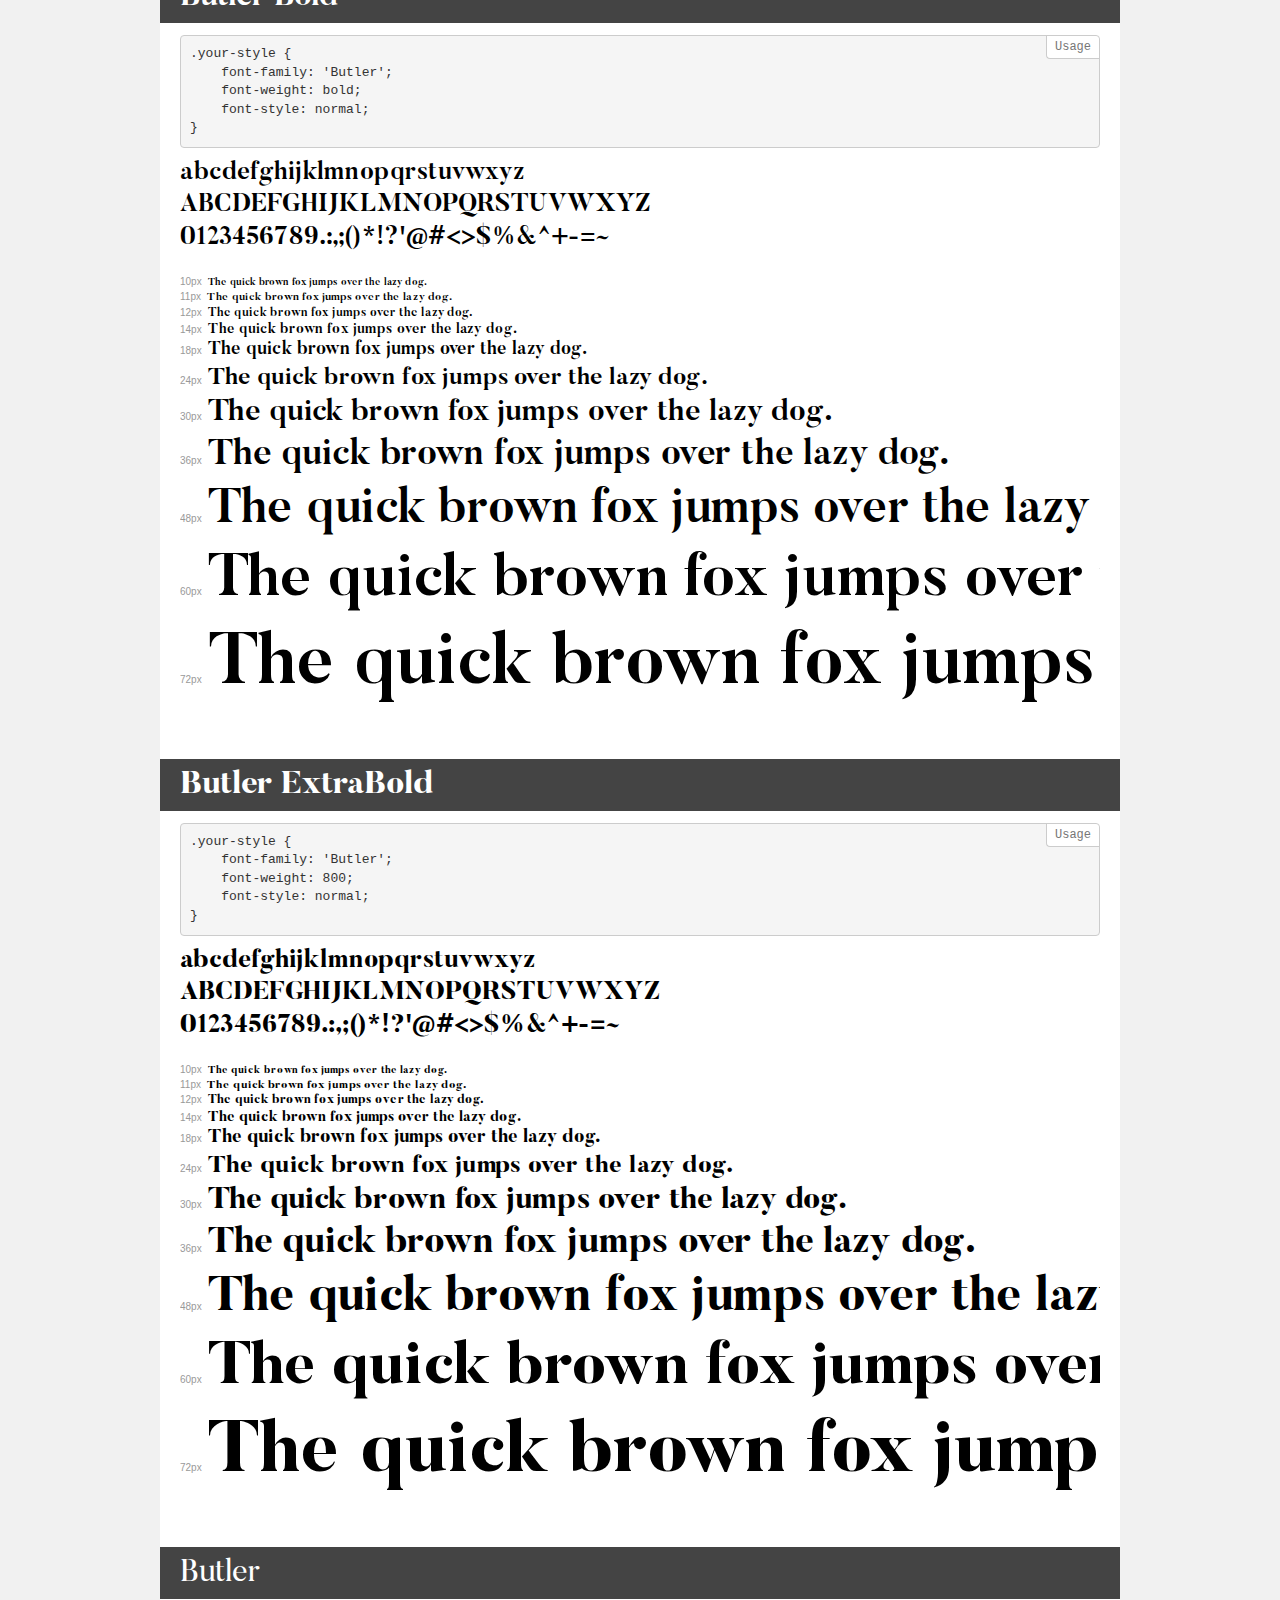
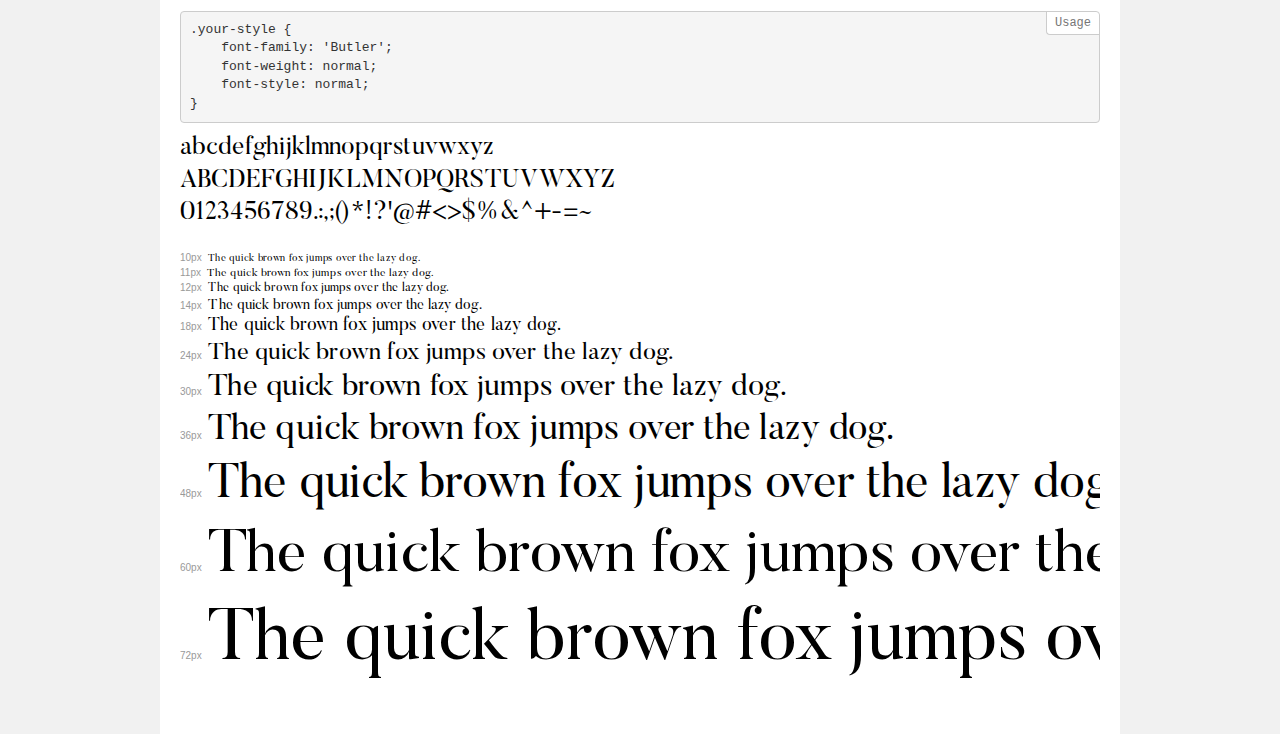
<file: Butler_Webfont/demo.html>
<!DOCTYPE html>
<html>
<head>
    <meta charset="utf-8">
    <meta http-equiv="X-UA-Compatible" content="IE=edge">
    <meta name="viewport" content="width=device-width, initial-scale=1">
    <meta name="robots" content="noindex, noarchive">
    <meta name="format-detection" content="telephone=no">
    <title>Transfonter demo</title>
    <link href="stylesheet.css" rel="stylesheet">
    <style>
        /*
        http://meyerweb.com/eric/tools/css/reset/
        v2.0 | 20110126
        License: none (public domain)
        */
        html, body, div, span, applet, object, iframe,
        h1, h2, h3, h4, h5, h6, p, blockquote, pre,
        a, abbr, acronym, address, big, cite, code,
        del, dfn, em, img, ins, kbd, q, s, samp,
        small, strike, strong, sub, sup, tt, var,
        b, u, i, center,
        dl, dt, dd, ol, ul, li,
        fieldset, form, label, legend,
        table, caption, tbody, tfoot, thead, tr, th, td,
        article, aside, canvas, details, embed,
        figure, figcaption, footer, header, hgroup,
        menu, nav, output, ruby, section, summary,
        time, mark, audio, video {
            margin: 0;
            padding: 0;
            border: 0;
            font-size: 100%;
            font: inherit;
            vertical-align: baseline;
        }
        /* HTML5 display-role reset for older browsers */
        article, aside, details, figcaption, figure,
        footer, header, hgroup, menu, nav, section {
            display: block;
        }
        body {
            line-height: 1;
        }
        ol, ul {
            list-style: none;
        }
        blockquote, q {
            quotes: none;
        }
        blockquote:before, blockquote:after,
        q:before, q:after {
            content: '';
            content: none;
        }
        table {
            border-collapse: collapse;
            border-spacing: 0;
        }
        /* common styles */
        body {
            background: #f1f1f1;
            color: #000;
        }
        .page {
            background: #fff;
            width: 920px;
            margin: 0 auto;
            padding: 20px 20px 0 20px;
            overflow: hidden;
        }
        .font-container {
            overflow-x: auto;
            overflow-y: hidden;
            margin-bottom: 40px;
            line-height: 1.3;
            white-space: nowrap;
            padding-bottom: 5px;
        }
        h1 {
            position: relative;
            background: #444;
            font-size: 32px;
            color: #fff;
            padding: 10px 20px;
            margin: 0 -20px 12px -20px;
        }
        .letters {
            font-size: 25px;
            margin-bottom: 20px;
        }
        .s10:before {
            content: '10px';
        }
        .s11:before {
            content: '11px';
        }
        .s12:before {
            content: '12px';
        }
        .s14:before {
            content: '14px';
        }
        .s18:before {
            content: '18px';
        }
        .s24:before {
            content: '24px';
        }
        .s30:before {
            content: '30px';
        }
        .s36:before {
            content: '36px';
        }
        .s48:before {
            content: '48px';
        }
        .s60:before {
            content: '60px';
        }
        .s72:before {
            content: '72px';
        }
        .s10:before, .s11:before, .s12:before, .s14:before,
        .s18:before, .s24:before, .s30:before, .s36:before,
        .s48:before, .s60:before, .s72:before {
            font-family: Arial, sans-serif;
            font-size: 10px;
            font-weight: normal;
            font-style: normal;
            color: #999;
            padding-right: 6px;
        }
        pre {
            display: block;
            position: relative;
            padding: 9px;
            margin: 0 0 10px;
            font-family: Monaco, Menlo, Consolas, "Courier New", monospace !important;
            font-size: 13px;
            line-height: 1.428571429;
            color: #333;
            font-weight: normal !important;
            font-style: normal !important;
            background-color: #f5f5f5;
            border: 1px solid #ccc;
            overflow-x: auto;
            border-radius: 4px;
        }
        pre:after {
            display: block;
            position: absolute;
            right: 0;
            top: 0;
            content: 'Usage';
            line-height: 1;
            padding: 5px 8px;
            font-size: 12px;
            color: #767676;
            background-color: #fff;
            border: 1px solid #ccc;
            border-right: none;
            border-top: none;
            border-radius: 0 4px 0 4px;
            z-index: 10;
        }
        /* responsive */
        @media (max-width: 959px) {
            .page {
                width: auto;
                margin: 0;
            }
        }
    </style>
</head>
<body>
<div class="page">
    <div class="demo" style="font-family: 'Butler'; font-weight: 200; font-style: normal;">
        <h1>Butler UltraLight</h1>
        <pre>.your-style {
    font-family: 'Butler';
    font-weight: 200;
    font-style: normal;
}</pre>
        <div class="font-container">
            <p class="letters">
                abcdefghijklmnopqrstuvwxyz<br>
ABCDEFGHIJKLMNOPQRSTUVWXYZ<br>
                0123456789.:,;()*!?'@#<>$%&^+-=~
            </p>
            <p class="s10" style="font-size: 10px;">The quick brown fox jumps over the lazy dog.</p>
            <p class="s11" style="font-size: 11px;">The quick brown fox jumps over the lazy dog.</p>
            <p class="s12" style="font-size: 12px;">The quick brown fox jumps over the lazy dog.</p>
            <p class="s14" style="font-size: 14px;">The quick brown fox jumps over the lazy dog.</p>
            <p class="s18" style="font-size: 18px;">The quick brown fox jumps over the lazy dog.</p>
            <p class="s24" style="font-size: 24px;">The quick brown fox jumps over the lazy dog.</p>
            <p class="s30" style="font-size: 30px;">The quick brown fox jumps over the lazy dog.</p>
            <p class="s36" style="font-size: 36px;">The quick brown fox jumps over the lazy dog.</p>
            <p class="s48" style="font-size: 48px;">The quick brown fox jumps over the lazy dog.</p>
            <p class="s60" style="font-size: 60px;">The quick brown fox jumps over the lazy dog.</p>
            <p class="s72" style="font-size: 72px;">The quick brown fox jumps over the lazy dog.</p>
        </div>
    </div>
    <div class="demo" style="font-family: 'Butler'; font-weight: 500; font-style: normal;">
        <h1>Butler Medium</h1>
        <pre>.your-style {
    font-family: 'Butler';
    font-weight: 500;
    font-style: normal;
}</pre>
        <div class="font-container">
            <p class="letters">
                abcdefghijklmnopqrstuvwxyz<br>
ABCDEFGHIJKLMNOPQRSTUVWXYZ<br>
                0123456789.:,;()*!?'@#<>$%&^+-=~
            </p>
            <p class="s10" style="font-size: 10px;">The quick brown fox jumps over the lazy dog.</p>
            <p class="s11" style="font-size: 11px;">The quick brown fox jumps over the lazy dog.</p>
            <p class="s12" style="font-size: 12px;">The quick brown fox jumps over the lazy dog.</p>
            <p class="s14" style="font-size: 14px;">The quick brown fox jumps over the lazy dog.</p>
            <p class="s18" style="font-size: 18px;">The quick brown fox jumps over the lazy dog.</p>
            <p class="s24" style="font-size: 24px;">The quick brown fox jumps over the lazy dog.</p>
            <p class="s30" style="font-size: 30px;">The quick brown fox jumps over the lazy dog.</p>
            <p class="s36" style="font-size: 36px;">The quick brown fox jumps over the lazy dog.</p>
            <p class="s48" style="font-size: 48px;">The quick brown fox jumps over the lazy dog.</p>
            <p class="s60" style="font-size: 60px;">The quick brown fox jumps over the lazy dog.</p>
            <p class="s72" style="font-size: 72px;">The quick brown fox jumps over the lazy dog.</p>
        </div>
    </div>
    <div class="demo" style="font-family: 'Butler'; font-weight: 300; font-style: normal;">
        <h1>Butler Light</h1>
        <pre>.your-style {
    font-family: 'Butler';
    font-weight: 300;
    font-style: normal;
}</pre>
        <div class="font-container">
            <p class="letters">
                abcdefghijklmnopqrstuvwxyz<br>
ABCDEFGHIJKLMNOPQRSTUVWXYZ<br>
                0123456789.:,;()*!?'@#<>$%&^+-=~
            </p>
            <p class="s10" style="font-size: 10px;">The quick brown fox jumps over the lazy dog.</p>
            <p class="s11" style="font-size: 11px;">The quick brown fox jumps over the lazy dog.</p>
            <p class="s12" style="font-size: 12px;">The quick brown fox jumps over the lazy dog.</p>
            <p class="s14" style="font-size: 14px;">The quick brown fox jumps over the lazy dog.</p>
            <p class="s18" style="font-size: 18px;">The quick brown fox jumps over the lazy dog.</p>
            <p class="s24" style="font-size: 24px;">The quick brown fox jumps over the lazy dog.</p>
            <p class="s30" style="font-size: 30px;">The quick brown fox jumps over the lazy dog.</p>
            <p class="s36" style="font-size: 36px;">The quick brown fox jumps over the lazy dog.</p>
            <p class="s48" style="font-size: 48px;">The quick brown fox jumps over the lazy dog.</p>
            <p class="s60" style="font-size: 60px;">The quick brown fox jumps over the lazy dog.</p>
            <p class="s72" style="font-size: 72px;">The quick brown fox jumps over the lazy dog.</p>
        </div>
    </div>
    <div class="demo" style="font-family: 'Butler'; font-weight: 900; font-style: normal;">
        <h1>Butler Black</h1>
        <pre>.your-style {
    font-family: 'Butler';
    font-weight: 900;
    font-style: normal;
}</pre>
        <div class="font-container">
            <p class="letters">
                abcdefghijklmnopqrstuvwxyz<br>
ABCDEFGHIJKLMNOPQRSTUVWXYZ<br>
                0123456789.:,;()*!?'@#<>$%&^+-=~
            </p>
            <p class="s10" style="font-size: 10px;">The quick brown fox jumps over the lazy dog.</p>
            <p class="s11" style="font-size: 11px;">The quick brown fox jumps over the lazy dog.</p>
            <p class="s12" style="font-size: 12px;">The quick brown fox jumps over the lazy dog.</p>
            <p class="s14" style="font-size: 14px;">The quick brown fox jumps over the lazy dog.</p>
            <p class="s18" style="font-size: 18px;">The quick brown fox jumps over the lazy dog.</p>
            <p class="s24" style="font-size: 24px;">The quick brown fox jumps over the lazy dog.</p>
            <p class="s30" style="font-size: 30px;">The quick brown fox jumps over the lazy dog.</p>
            <p class="s36" style="font-size: 36px;">The quick brown fox jumps over the lazy dog.</p>
            <p class="s48" style="font-size: 48px;">The quick brown fox jumps over the lazy dog.</p>
            <p class="s60" style="font-size: 60px;">The quick brown fox jumps over the lazy dog.</p>
            <p class="s72" style="font-size: 72px;">The quick brown fox jumps over the lazy dog.</p>
        </div>
    </div>
    <div class="demo" style="font-family: 'Butler'; font-weight: bold; font-style: normal;">
        <h1>Butler Bold</h1>
        <pre>.your-style {
    font-family: 'Butler';
    font-weight: bold;
    font-style: normal;
}</pre>
        <div class="font-container">
            <p class="letters">
                abcdefghijklmnopqrstuvwxyz<br>
ABCDEFGHIJKLMNOPQRSTUVWXYZ<br>
                0123456789.:,;()*!?'@#<>$%&^+-=~
            </p>
            <p class="s10" style="font-size: 10px;">The quick brown fox jumps over the lazy dog.</p>
            <p class="s11" style="font-size: 11px;">The quick brown fox jumps over the lazy dog.</p>
            <p class="s12" style="font-size: 12px;">The quick brown fox jumps over the lazy dog.</p>
            <p class="s14" style="font-size: 14px;">The quick brown fox jumps over the lazy dog.</p>
            <p class="s18" style="font-size: 18px;">The quick brown fox jumps over the lazy dog.</p>
            <p class="s24" style="font-size: 24px;">The quick brown fox jumps over the lazy dog.</p>
            <p class="s30" style="font-size: 30px;">The quick brown fox jumps over the lazy dog.</p>
            <p class="s36" style="font-size: 36px;">The quick brown fox jumps over the lazy dog.</p>
            <p class="s48" style="font-size: 48px;">The quick brown fox jumps over the lazy dog.</p>
            <p class="s60" style="font-size: 60px;">The quick brown fox jumps over the lazy dog.</p>
            <p class="s72" style="font-size: 72px;">The quick brown fox jumps over the lazy dog.</p>
        </div>
    </div>
    <div class="demo" style="font-family: 'Butler'; font-weight: 800; font-style: normal;">
        <h1>Butler ExtraBold</h1>
        <pre>.your-style {
    font-family: 'Butler';
    font-weight: 800;
    font-style: normal;
}</pre>
        <div class="font-container">
            <p class="letters">
                abcdefghijklmnopqrstuvwxyz<br>
ABCDEFGHIJKLMNOPQRSTUVWXYZ<br>
                0123456789.:,;()*!?'@#<>$%&^+-=~
            </p>
            <p class="s10" style="font-size: 10px;">The quick brown fox jumps over the lazy dog.</p>
            <p class="s11" style="font-size: 11px;">The quick brown fox jumps over the lazy dog.</p>
            <p class="s12" style="font-size: 12px;">The quick brown fox jumps over the lazy dog.</p>
            <p class="s14" style="font-size: 14px;">The quick brown fox jumps over the lazy dog.</p>
            <p class="s18" style="font-size: 18px;">The quick brown fox jumps over the lazy dog.</p>
            <p class="s24" style="font-size: 24px;">The quick brown fox jumps over the lazy dog.</p>
            <p class="s30" style="font-size: 30px;">The quick brown fox jumps over the lazy dog.</p>
            <p class="s36" style="font-size: 36px;">The quick brown fox jumps over the lazy dog.</p>
            <p class="s48" style="font-size: 48px;">The quick brown fox jumps over the lazy dog.</p>
            <p class="s60" style="font-size: 60px;">The quick brown fox jumps over the lazy dog.</p>
            <p class="s72" style="font-size: 72px;">The quick brown fox jumps over the lazy dog.</p>
        </div>
    </div>
    <div class="demo" style="font-family: 'Butler'; font-weight: normal; font-style: normal;">
        <h1>Butler</h1>
        <pre>.your-style {
    font-family: 'Butler';
    font-weight: normal;
    font-style: normal;
}</pre>
        <div class="font-container">
            <p class="letters">
                abcdefghijklmnopqrstuvwxyz<br>
ABCDEFGHIJKLMNOPQRSTUVWXYZ<br>
                0123456789.:,;()*!?'@#<>$%&^+-=~
            </p>
            <p class="s10" style="font-size: 10px;">The quick brown fox jumps over the lazy dog.</p>
            <p class="s11" style="font-size: 11px;">The quick brown fox jumps over the lazy dog.</p>
            <p class="s12" style="font-size: 12px;">The quick brown fox jumps over the lazy dog.</p>
            <p class="s14" style="font-size: 14px;">The quick brown fox jumps over the lazy dog.</p>
            <p class="s18" style="font-size: 18px;">The quick brown fox jumps over the lazy dog.</p>
            <p class="s24" style="font-size: 24px;">The quick brown fox jumps over the lazy dog.</p>
            <p class="s30" style="font-size: 30px;">The quick brown fox jumps over the lazy dog.</p>
            <p class="s36" style="font-size: 36px;">The quick brown fox jumps over the lazy dog.</p>
            <p class="s48" style="font-size: 48px;">The quick brown fox jumps over the lazy dog.</p>
            <p class="s60" style="font-size: 60px;">The quick brown fox jumps over the lazy dog.</p>
            <p class="s72" style="font-size: 72px;">The quick brown fox jumps over the lazy dog.</p>
        </div>
    </div>
</div>
</body>
</html>
</file>
<file: style.css>
*{

    margin: 0;
    padding: 0;
    box-sizing: border-box;
    font-family: system-ui, -apple-system, BlinkMacSystemFont, 'Segoe UI', Roboto, Oxygen, Ubuntu, Cantarell, 'Open Sans', 'Helvetica Neue', sans-serif;
}

@font-face {
    font-family: 'butler light';
    src: url(Butler_Light.otf);
}
@font-face {
    font-family: 'butler bold';
    src: url(Butler_Bold.otf);
}

/* nav */
nav{
    width: 100%;
    height: 90px;
    display: flex;
    background-color: #CBCD9E;
}
.logoNav{
    width: 20%;
}
.logoNav img{
    width: 120px;
    margin-left: 40px;
    margin-top: 15px;
}
.btnNav{
    width: 80%;
    display: flex;
    justify-content: space-around;
    align-items: center;
}
.btnNav a{
    color: #fff;
    text-decoration: none;
    font-family: 'butler bold';
    font-size: 25px;
}

/* nosotros */
.nosotros{
    display: flex;
    background-color: #F4ECD9;
}

/* imagen */
.izq{
    width: 40%;
    height: 708px;
}
.izq img{
    border-radius: 400px;
    border:  15px solid #CBCD9E;
    width: 500px;
    height: 500px;
    margin: 60px 60px;
}

/* texto */
.der{
    width: 60%;
    height: 708px;
}
.text{
    display: flex;
    flex-direction: column;
    justify-content: center;
    width: 90%;
    height: 80%;
    margin-top: 30px;
}
.der h1{
    font-size: 80px;
    margin-top: 90px;
    margin-bottom: 10px;
    font-family: 'butler bold';
    text-align: center;
}
.der p{
    font-size: 18px;
    font-family: 'butler light';
    text-align: center;
}

.bottom img{
    width: 100%;
    height: 60px;
}

/* Responsive Design */

/* Tablets (800px) */
@media (max-width: 800px) {
    nav {
        flex-direction: column;
        height: auto;
    }

    .logoNav {
        width: 100%;
        text-align: center;
    }

    .btnNav {
        width: 100%;
        flex-direction: column;
    }

    .btnNav a {
        margin: 10px 0;
    }

    .nosotros {
        flex-direction: column;
    }

    .izq, .der {
        width: 100%;
        height: auto;
    }

    .izq img {
        width: 80%;
        height: auto;
        margin: 20px auto;
        display: block;
    }

    .der h1 {
        font-size: 50px;
        margin-top: 30px;
    }

    .der p {
        font-size: 16px;
        padding: 0 20px;
    }
}

/* Móviles (600px) */
@media (max-width: 600px) {
    nav {
        flex-direction: column;
        height: auto;
    }

    .logoNav {
        width: 100%;
        text-align: center;
    }

    .btnNav {
        width: 100%;
        flex-direction: column;
    }

    .btnNav a {
        margin: 10px 0;
    }

    .nosotros {
        flex-direction: column;
    }

    .izq, .der {
        width: 100%;
        height: auto;
    }

    .izq img {
        width: 90%;
        height: auto;
        margin: 20px auto;
        display: block;
    }

    .der h1 {
        font-size: 40px;
        margin-top: 20px;
    }

    .der p {
        font-size: 14px;
        padding: 0 10px;
    }
}
</file>
<file: style2.css>
body {
    overflow: hidden;
    font-family: 'butler light';
    background-color: #F4ECD9;
    margin: 0px;
    padding: 0;
}

@font-face {
    font-family: 'butler light';
    src: url(Butler_Light.otf);
}

@font-face {
    font-family: 'butler bold';
    src: url(Butler_Bold.otf);
}

/* nav */
nav {
    width: 100%;
    height: 80px;
    display: flex;
    background-color: #CBCD9E;
}

.logoNav {
    width: 20%;
}

.logoNav img {
    width: 120px;
    margin-left: 40px;
    margin-top: 15px;
}

.btnNav {
    width: 80%;
    display: flex;
    justify-content: space-around;
    align-items: center;
}

.btnNav a {
    color: #fff;
    text-decoration: none;
    font-family: 'butler bold';
    font-size: 25px;
}

body {
    background-image: url('fondo.png');
    background-size: cover;
    background-repeat: no-repeat;
}

/* contenido */
.todo {
    height: 510px;
    display: flex;
}

.texto {
    width: 35%;
    margin-left: 100px;
    margin-top: 60px;
}

.texto h1 {
    font-size: 70px;
}

.texto p {
    width: 100%;
}

/* cuadrado para adoptar */
.form_container {
    background-color: #CBCD9E;
    border-radius: 10px;
    box-shadow: 0 0 2px rgba(0, 0, 0, 0.1);
    padding: 20px;
    margin-top: 50px;
    margin-left: 50px;
    width: 30%;
    text-align: center; /* Centra el contenido del contenedor */
}

.row {
    display: flex;
    justify-content: left;
}

form {
    text-align: left;
}

h3 {
    color: #fff;
    margin-left: 30px;
}

input {
    width: 170%; /* Hace que el campo de entrada de texto ocupe todo el ancho disponible */
    padding: 10px;
    margin: 10px 0;
    border: 1px solid #a0a17a;
    border-radius: 5px;
    justify-content: center;
    margin-left: 30px;
}

input[type="text"],
input[type="email"],
.message-box {
    width: 170%; /* Ajusta el ancho de los campos al 170% */
    padding: 10px;
    margin: 10px auto; /* Centra los campos horizontalmente en el contenedor */
    display: block; /* Convierte los campos en bloques para centrarlos horizontalmente */
    border: 1px solid #a0a17a;
    border-radius: 5px;
    text-align: left; /* Centra el texto dentro de los campos de entrada de texto y del campo de mensaje */
    margin-left: 30px;
}

.message-box {
    height: 100px;
}

button {
    background-color: #a0a17a;
    color: #fff;
    padding: 10px 20px;
    border: none;
    border-radius: 5px;
    cursor: pointer;
    justify-content: center;
    text-align: center;
    margin-left: 30px;
}

button:hover {
    background-color: #fff;
    color: #a0a17a;
}

/* Responsive Design */

/* Tablets (800px) */
@media (max-width: 800px) {
    nav {
        flex-direction: column; /* Apila los elementos verticalmente */
        height: auto; /* Ajusta la altura automáticamente */
    }

    .logoNav {
        width: 100%; /* La imagen ocupa todo el ancho */
        text-align: center; /* Centra la imagen */
    }

    .btnNav {
        width: 100%;
        flex-direction: column; /* Apila los botones verticalmente */
    }

    .btnNav a {
        margin: 10px 0; /* Espacio entre botones */
    }

    .todo {
        flex-direction: column; /* Coloca los elementos en una columna */
        height: auto; /* Ajusta la altura automáticamente */
    }

    .texto {
        width: 90%;
        margin: 20px auto;
        text-align: center; /* Centra el texto */
    }

    .texto h1 {
        font-size: 50px; /* Reduce el tamaño de la fuente */
    }

    .form_container {
        width: 90%;
        margin: 20px auto;
    }

    input,
    .message-box,
    button {
        width: 100%;
        margin: 10px 0;
        margin-left: 0; /* Elimina el margen izquierdo */
    }

    h3 {
        margin-left: 0;
    }
}

/* Móviles (600px) */
@media (max-width: 600px) {
    nav {
        flex-direction: column; /* Apila los elementos verticalmente */
        height: auto; /* Ajusta la altura automáticamente */
    }

    .logoNav {
        width: 100%; /* La imagen ocupa todo el ancho */
        text-align: center; /* Centra la imagen */
    }

    .btnNav {
        width: 100%;
        flex-direction: column; /* Apila los botones verticalmente */
    }

    .btnNav a {
        margin: 10px 0; /* Espacio entre botones */
    }

    .todo {
        flex-direction: column; /* Coloca los elementos en una columna */
        height: auto; /* Ajusta la altura automáticamente */
    }

    .texto {
        width: 90%;
        margin: 20px auto;
        text-align: center; /* Centra el texto */
    }

    .texto h1 {
        font-size: 40px; /* Reduce el tamaño de la fuente */
    }

    .form_container {
        width: 90%;
        margin: 20px auto;
    }

    input,
    .message-box,
    button {
        width: 100%;
        margin: 10px 0;
        margin-left: 0; /* Elimina el margen izquierdo */
    }

    h3 {
        margin-left: 0;
    }
}
</file>
<file: comidas.css>
@font-face {
  font-family: 'butler light';
  src: url(Butler_Light.otf);
}
@font-face {
  font-family: 'butler bold';
  src: url(Butler_Bold.otf);
}

body {
    background-color: #FAECD9;
    font-family: "butler bold";
    margin: 0;
    padding: 0;
}

header {
    background-color: #CDCD9E;
    color: #fff;
    padding: 20px;
    text-align: center;
}

.formulario {
    max-width: 400px;
    margin: 20px auto;
    padding: 20px;
    background-color: #FAD9C8;
    border-radius: 5px;
    box-shadow: 0 0 10px rgba(0, 0, 0, 0.1);
}

.formulario label,
.formulario input,
.formulario select,
.formulario button {
    display: block;
    margin-bottom: 10px;
}

.comidas-recomendadas {
    max-width: 600px;
    margin: 20px auto;
    padding: 20px;
    background-color: #f9f9f9;
    border-radius: 5px;
    box-shadow: 0 0 10px rgba(0, 0, 0, 0.1);
}

/* Estilos inputs */
.formulario input[type="number"],
.formulario input[type="text"],
.formulario select {
  width: calc(100% - 20px);
  padding: 10px;
  font-size: 16px;
  border: 1px solid #ccc;
  border-radius: 5px;
  margin-bottom: 10px;
}

/* Estilo para el boton */
.formulario button {
  width: calc(100% - 20px);
  padding: 10px;
  font-size: 16px;
  background-color: #7EB283;
  color: #fff;
  border: none;
  border-radius: 5px;
  cursor: pointer;
}

/*hover */
.formulario button:hover {
  background-color: #0056b3;
}

button {
    background-color: #7EB283;
    color: white;
    border: none;
    padding: 10px 20px;
    text-align: center;
    text-decoration: none;
    display: block;
    width: 25%;
    margin: 30px auto 10px;
    cursor: pointer;
    border-radius: 5px;
}

/* Responsive Design */

/* Tablets (800px) */
@media (max-width: 800px) {
    .formulario {
        width: 80%;
        margin: 20px auto;
        padding: 15px;
    }

    .comidas-recomendadas {
        width: 90%;
        margin: 20px auto;
        padding: 15px;
    }

    header {
        font-size: 24px;
        padding: 15px;
    }

    .formulario button,
    .formulario input[type="number"],
    .formulario input[type="text"],
    .formulario select {
        width: calc(100% - 10px);
    }
}

/* Móviles (600px) */
@media (max-width: 600px) {
    .formulario {
        width: 95%;
        margin: 10px auto;
        padding: 10px;
    }

    .comidas-recomendadas {
        width: 95%;
        margin: 10px auto;
        padding: 10px;
    }

    header {
        font-size: 20px;
        padding: 10px;
    }

    .formulario button,
    .formulario input[type="number"],
    .formulario input[type="text"],
    .formulario select {
        width: calc(100% - 5px);
    }

    button {
        width: 50%;
    }
}
</file>
<file: cuidado.css>
* {
    margin: 0;
    padding: 0;
    box-sizing: border-box;
    font-family: system-ui, -apple-system, BlinkMacSystemFont, 'Segoe UI', Roboto, Oxygen, Ubuntu, Cantarell, 'Open Sans', 'Helvetica Neue', sans-serif;
}

body {
background-color: #F4ECD9;
margin: 0;
padding: 0;
}

@font-face {
font-family: 'butler light';
src: url(Butler_Light.otf);
}

@font-face {
font-family: 'butler bold';
src: url(Butler_Bold.otf);
}

nav {
width: 100%;
height: 90px;
display: flex;
background-color:#CBCD9E; /* Color de fondo específico para el nav */
position: relative;
}

.logoNav img {
width: 150px;
height: auto;
margin-left: 35px;
margin-top: 10px;
}

.btnNav {
width: 80%;
display: flex;
justify-content: space-around;
align-items: center;
}

.btnNav a {
color: #fff;
text-decoration: none;
font-family: 'butler bold';
font-size: 25px;
}

.der {
width: 100%;
height: auto;
}

.text {
display: flex;
flex-direction: column;
justify-content: center;
width: 90%;
margin: 0 auto;
padding: 20px 0;
}

.der h1 {
padding-top: 100px;
font-size: 50px;
font-family: 'butler bold';
text-align: center;
}

.der p {
font-size: 18px;
font-family: 'butler light';
text-align: center;
}

.container {
display: flex;
justify-content: flex-start;
align-items: center;
flex-direction: column;
width: 80%;
max-width: 1200px;
margin: 0 auto;
}

.row {
display: flex;
justify-content: center;
align-items: center;
flex-wrap: wrap;
margin-bottom: 20px;
}

.column {
text-align: center;
flex: 1;
padding: 20px;
min-width: 300px; /* Asegura que las columnas tengan un ancho mínimo en pantallas pequeñas */
}

.datos {
display: flex;
justify-content: center;
align-items: center;
margin-top: 20px; /* Ajusta el margen superior para bajar los iconos */
}

.numero, .mail {
display: flex;
align-items: center;
margin: 10px; /* Ajusta el margen entre los iconos */
}

.numero img, .mail img {
width: 30px; /* Ajusta el tamaño de los iconos según sea necesario */
height: 30px;
margin-right: 10px; /* Ajusta el margen derecho para separar los íconos del texto */
}

.numero p, .mail p {
color: black; /* Cambia el color del texto si es necesario */
font-size: 16px; /* Ajusta el tamaño del texto según sea necesario */
}

.card {
width: 100%;
max-width: 350px;
box-shadow: 0 4px 8px 0 rgba(0, 0, 0, 0.2);
transition: 0.3s;
border-radius: 5px;
display: flex;
flex-direction: column;
align-items: center;
}

.card:hover {
box-shadow: 0 8px 16px 0 rgba(0, 0, 0, 0.2);
}

button {
background-color: #FAD9C8;
color: rgb(0, 0, 0);
border: none;
padding: 15px 30px;
text-align: center;
display: inline-block;
height: 60px;
width: 200px;
margin: 10px auto;
cursor: pointer;
border-radius: 5px;
}

button:hover {
background-color: #e79595;
}

.pie {
width: 100%;
height: 70px;
}

@media (max-width: 768px) {
nav {
    flex-direction: column;
    height: auto;
}

.logoNav {
    width: 100%;
    text-align: center;
}

.btnNav {
    width: 100%;
    flex-direction: column;
}

.btnNav a {
    margin: 10px 0;
}

.column {
    width: 100%;
    padding: 10px;
}
}

@media (max-width: 600px) {
nav {
    flex-direction: column;
    height: auto;
}

.logoNav {
    width: 100%;
    text-align: center;
}

.btnNav {
    width: 100%;
    flex-direction: column;
}

.btnNav a {
    margin: 10px 0;
}

.column {
    width: 100%;
    padding: 10px;
}

.der h1 {
    font-size: 36px;
}

button {
    width: calc(100% - 20px);
}
}
</file>
<file: grooming.css>
body {
    background-color: #FAECD9;
    font-family: system-ui, -apple-system, BlinkMacSystemFont, 'Segoe UI', Roboto, Oxygen, Ubuntu, Cantarell, 'Open Sans', 'Helvetica Neue', sans-serif;
}

@font-face {
    font-family: 'butler light';
    src: url(Butler_Light.otf);
}

@font-face {
    font-family: 'butler bold';
    src: url(Butler_Bold.otf);
}

header {
    background-color: #CBCD9E;
    color: #fff;
    padding: 20px;
    text-align: center;
}

.menu {
    display: flex;
    flex-wrap: wrap;
    justify-content: space-between;
    padding: 20px;
}

.servicio {
    width: calc(33.333% - 20px);
    background-color: #FAD9C8;
    border-radius: 10px;
    box-shadow: 0 0 10px rgba(0, 0, 0, 0.1);
    padding: 20px;
    margin-bottom: 20px;
    position: relative;
    text-align: center;
    transition: transform 0.3s ease;
}

.servicio:hover {
    transform: scale(1.05);
}

.servicio img {
    width: 50px;
    margin-bottom: 10px;
}

.servicio h2 {
    font-size: 30px;
    margin-bottom: 10px;
}

.servicio p {
    font-size: 16px;
}

.precio {
    font-weight: bold;
}

.destacado {
    color: #CBCD9E;
    text-decoration: underline;
}

button {
    border-radius: 100px;
    background-color: #FAD9C8;
    color: rgb(0, 0, 0);
    border: none;
    padding: 10px 20px;
    text-align: center;
    text-decoration: none;
    display: block;
    width: 25%;
    margin: 30px auto 10px;
    cursor: pointer;
    border-radius: 5px;
}

@media (max-width: 768px) {
    .menu {
        justify-content: center;
    }

    .servicio {
        width: calc(50% - 20px);
    }
}

@media (max-width: 600px) {
    .servicio {
        width: calc(100% - 20px);
    }

    .servicio img {
        width: 40px;
    }

    .servicio h2 {
        font-size: 24px;
    }

    .servicio p {
        font-size: 14px;
    }

    button {
        width: 50%;
    }
}
</file>
<file: vacunas.css>
/* CSS para 600px y 800px */

body {
    font-family: Arial, sans-serif;
    margin: 0;
    padding: 0;
    background-color: #F4ECD9;
    font-family: 'butler light';
}

header {
    background-color: #CBCD9E;
    color: #fff;
    padding: 20px;
    text-align: center;
}

.todo {
    margin-top: 100px;
    display: flex;
}

/* Texto */
.izquierda {
    width: 30%;
    margin-left: 200px;
}

.izquierda h2 {
    font-size: 50px;
}

.izquierda p {
    font-size: 18px;
}

/* Espacio para agendar */

.derecha {
    margin-left: 100px;
}

.calendar {
    margin: 20px auto;
    width: 400px;
    background-color: #FAD9C8;
    border-radius: 10px;
    box-shadow: 0 0 10px rgba(0, 0, 0, 0.1);
    padding: 20px;
}

.calendar label {
    display: block;
    margin-bottom: 10px;
    font-weight: light;
    font-size: 23px;
}

.calendar input[type="date"],
.calendar select {
    width: 100%;
    padding: 10px;
    margin-bottom: 15px;
    border: 1px solid #ccc;
    border-radius: 5px;
    font-size: 16px;
    box-sizing: border-box;
}

.button {
    font-family: 'butler light';
    display: block;
    width: 200px;
    margin: 20px auto;
    background-color: #7EB283;
    color: #fff;
    padding: 10px 20px;
    text-align: center;
    border: none;
    border-radius: 5px;
    font-size: 16px;
    cursor: pointer;
    text-decoration: none;
}

.button:hover {
    background-color: #fff;
    color: #7EB283;
}

.message-container {
    display: none;
    position: fixed;
    top: 50%;
    left: 50%;
    transform: translate(-50%, -50%);
    background-color: rgba(255, 255, 255, 0.9);
    padding: 20px;
    border-radius: 10px;
    z-index: 1001;
    /* Muestra el mensaje encima del fondo */
    box-shadow: 0 0 10px rgba(0, 0, 0, 0.3);
    text-align: center;
    /* Centra el contenido horizontalmente */
}

.message-container p {
    margin-bottom: 10px;
}

.message-container img {
    display: block;
    margin: 0 auto;
    /* Centra la imagen horizontalmente */
}

.bottom img {
    width: 100%;
    margin-top: 180px;
}

/* Media queries */

@media (max-width: 800px) {
    .todo {
        flex-direction: column;
        align-items: center;
    }

    .izquierda,
    .derecha {
        width: 80%;
        margin-left: 0;
    }
}

@media (max-width: 600px) {
    .calendar {
        width: 80%;
    }
}
</file>
<file: style3.css>
* {
    margin: 0;
    padding: 0;
    box-sizing: border-box;
    font-family: 'butler light';
}

body {
    background-color: #F4ECD9;
}

nav {
    width: 100%;
    height: 80px;
    display: flex;
    background-color: #CBCD9E;
}

.logoNav {
    width: 20%;
}

.logoNav img {
    width: 120px;
    margin-left: 40px;
    margin-top: 15px;
}

.btnNav {
    width: 80%;
    display: flex;
    justify-content: space-around;
    align-items: center;
}

.productos {
    display: flex;
    align-items: center;
    flex-wrap: wrap;
    justify-content: center;
}

.productos div {
    display: flex;
    flex-direction: column;
    width: 300px;
    height: 300px;
    margin: 10px;
    justify-content: center;
}

.productos img {
    width: 80%;
    height: 80%;
}

button {
    width: 80%;
    margin-left: 20px;
    border: none;
    border-radius: 10px;
    background-color: #ECCD97;
    height: 50px;
    font-weight: bold;
}

span {
    font-size: 30px;
    font-weight: bold;
    margin-bottom: 5px;
}

p {
    font-size: 20px;
    margin-bottom: 5px;
}

.bottom img {
    margin-top: 30px;
    width: 100%;
    height: 70px;
}

@media (max-width: 800px) {
    .productos div {
        width: calc(50% - 20px);
        /* Dos productos por fila */
    }
}

@media (max-width: 600px) {
    nav {
        flex-direction: column;
        height: auto;
    }

    .logoNav {
        width: 100%;
        text-align: center;
    }

    .btnNav {
        width: 100%;
        flex-direction: column;
    }

    .btnNav a {
        margin: 10px 0;
    }

    .productos div {
        width: calc(100% - 20px);
        /* Un producto por fila */
    }
}
</file>
<file: Butler_Stencil_Webfont/stylesheet.css>
@font-face {
    font-family: 'Butler Stencil';
    src: url('ButlerStencil-Medium.woff2') format('woff2'),
        url('ButlerStencil-Medium.woff') format('woff');
    font-weight: 500;
    font-style: normal;
}

@font-face {
    font-family: 'Butler Stencil';
    src: url('ButlerStencil.woff2') format('woff2'),
        url('ButlerStencil.woff') format('woff');
    font-weight: normal;
    font-style: normal;
}

@font-face {
    font-family: 'Butler Stencil';
    src: url('ButlerStencil-ExtraBold.woff2') format('woff2'),
        url('ButlerStencil-ExtraBold.woff') format('woff');
    font-weight: 800;
    font-style: normal;
}

@font-face {
    font-family: 'Butler Stencil';
    src: url('ButlerStencil-Black.woff2') format('woff2'),
        url('ButlerStencil-Black.woff') format('woff');
    font-weight: 900;
    font-style: normal;
}

@font-face {
    font-family: 'Butler Stencil';
    src: url('ButlerStencil-UltraLight.woff2') format('woff2'),
        url('ButlerStencil-UltraLight.woff') format('woff');
    font-weight: 200;
    font-style: normal;
}

@font-face {
    font-family: 'Butler Stencil';
    src: url('ButlerStencil-Bold.woff2') format('woff2'),
        url('ButlerStencil-Bold.woff') format('woff');
    font-weight: bold;
    font-style: normal;
}

@font-face {
    font-family: 'Butler Stencil';
    src: url('ButlerStencil-Light.woff2') format('woff2'),
        url('ButlerStencil-Light.woff') format('woff');
    font-weight: 300;
    font-style: normal;
}
</file>
<file: Butler_Webfont/stylesheet.css>
@font-face {
    font-family: 'Butler';
    src: url('Butler-UltraLight.woff2') format('woff2'),
        url('Butler-UltraLight.woff') format('woff');
    font-weight: 200;
    font-style: normal;
}

@font-face {
    font-family: 'Butler';
    src: url('Butler-Medium.woff2') format('woff2'),
        url('Butler-Medium.woff') format('woff');
    font-weight: 500;
    font-style: normal;
}

@font-face {
    font-family: 'Butler';
    src: url('Butler-Light.woff2') format('woff2'),
        url('Butler-Light.woff') format('woff');
    font-weight: 300;
    font-style: normal;
}

@font-face {
    font-family: 'Butler';
    src: url('Butler-Black.woff2') format('woff2'),
        url('Butler-Black.woff') format('woff');
    font-weight: 900;
    font-style: normal;
}

@font-face {
    font-family: 'Butler';
    src: url('Butler-Bold.woff2') format('woff2'),
        url('Butler-Bold.woff') format('woff');
    font-weight: bold;
    font-style: normal;
}

@font-face {
    font-family: 'Butler';
    src: url('Butler-ExtraBold.woff2') format('woff2'),
        url('Butler-ExtraBold.woff') format('woff');
    font-weight: 800;
    font-style: normal;
}

@font-face {
    font-family: 'Butler';
    src: url('Butler.woff2') format('woff2'),
        url('Butler.woff') format('woff');
    font-weight: normal;
    font-style: normal;
}
</file>
